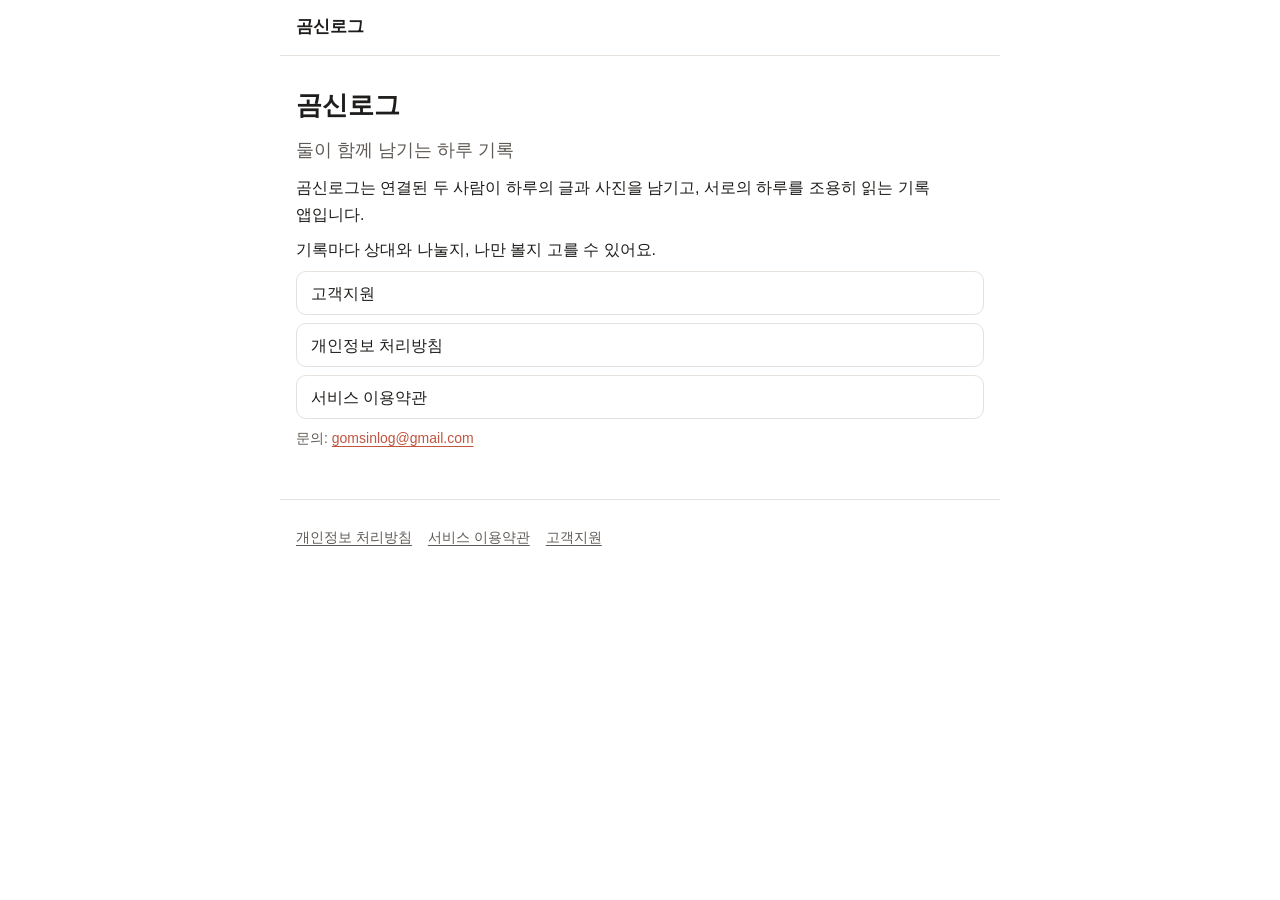
<file: index.html>
<!doctype html>
<html lang="ko">
<head>
<meta charset="utf-8">
<meta name="viewport" content="width=device-width, initial-scale=1">
<meta name="color-scheme" content="light dark">
<meta name="referrer" content="no-referrer">
<meta name="description" content="곰신로그는 연결된 두 사람이 하루의 글과 사진을 남기고, 서로의 하루를 조용히 읽는 기록 앱입니다.">
<title>곰신로그</title>
<link rel="stylesheet" href="style.css">
</head>
<body>
<!-- 이 파일은 public-site/build.mjs 가 앱 소스에서 만든다. 직접 고치지 말고 앱 문안을 고친 뒤 다시 만든다. -->
<header class="site-header"><a class="brand" href="index.html">곰신로그</a></header>
<main>
<h1>곰신로그</h1>
<p class="tagline">둘이 함께 남기는 하루 기록</p>
<p>곰신로그는 연결된 두 사람이 하루의 글과 사진을 남기고, 서로의 하루를 조용히 읽는 기록 앱입니다.</p>
<p>기록마다 상대와 나눌지, 나만 볼지 고를 수 있어요.</p>
<p class="links"><a href="support.html">고객지원</a><a href="privacy.html">개인정보 처리방침</a><a href="terms.html">서비스 이용약관</a></p>
<p class="small">문의: <a href="mailto:gomsinlog@gmail.com">gomsinlog@gmail.com</a></p>
</main>
<footer class="site-footer">
<nav aria-label="정책과 지원"><a href="privacy.html">개인정보 처리방침</a><a href="terms.html">서비스 이용약관</a><a href="support.html">고객지원</a></nav>
</footer>
</body>
</html>
</file>
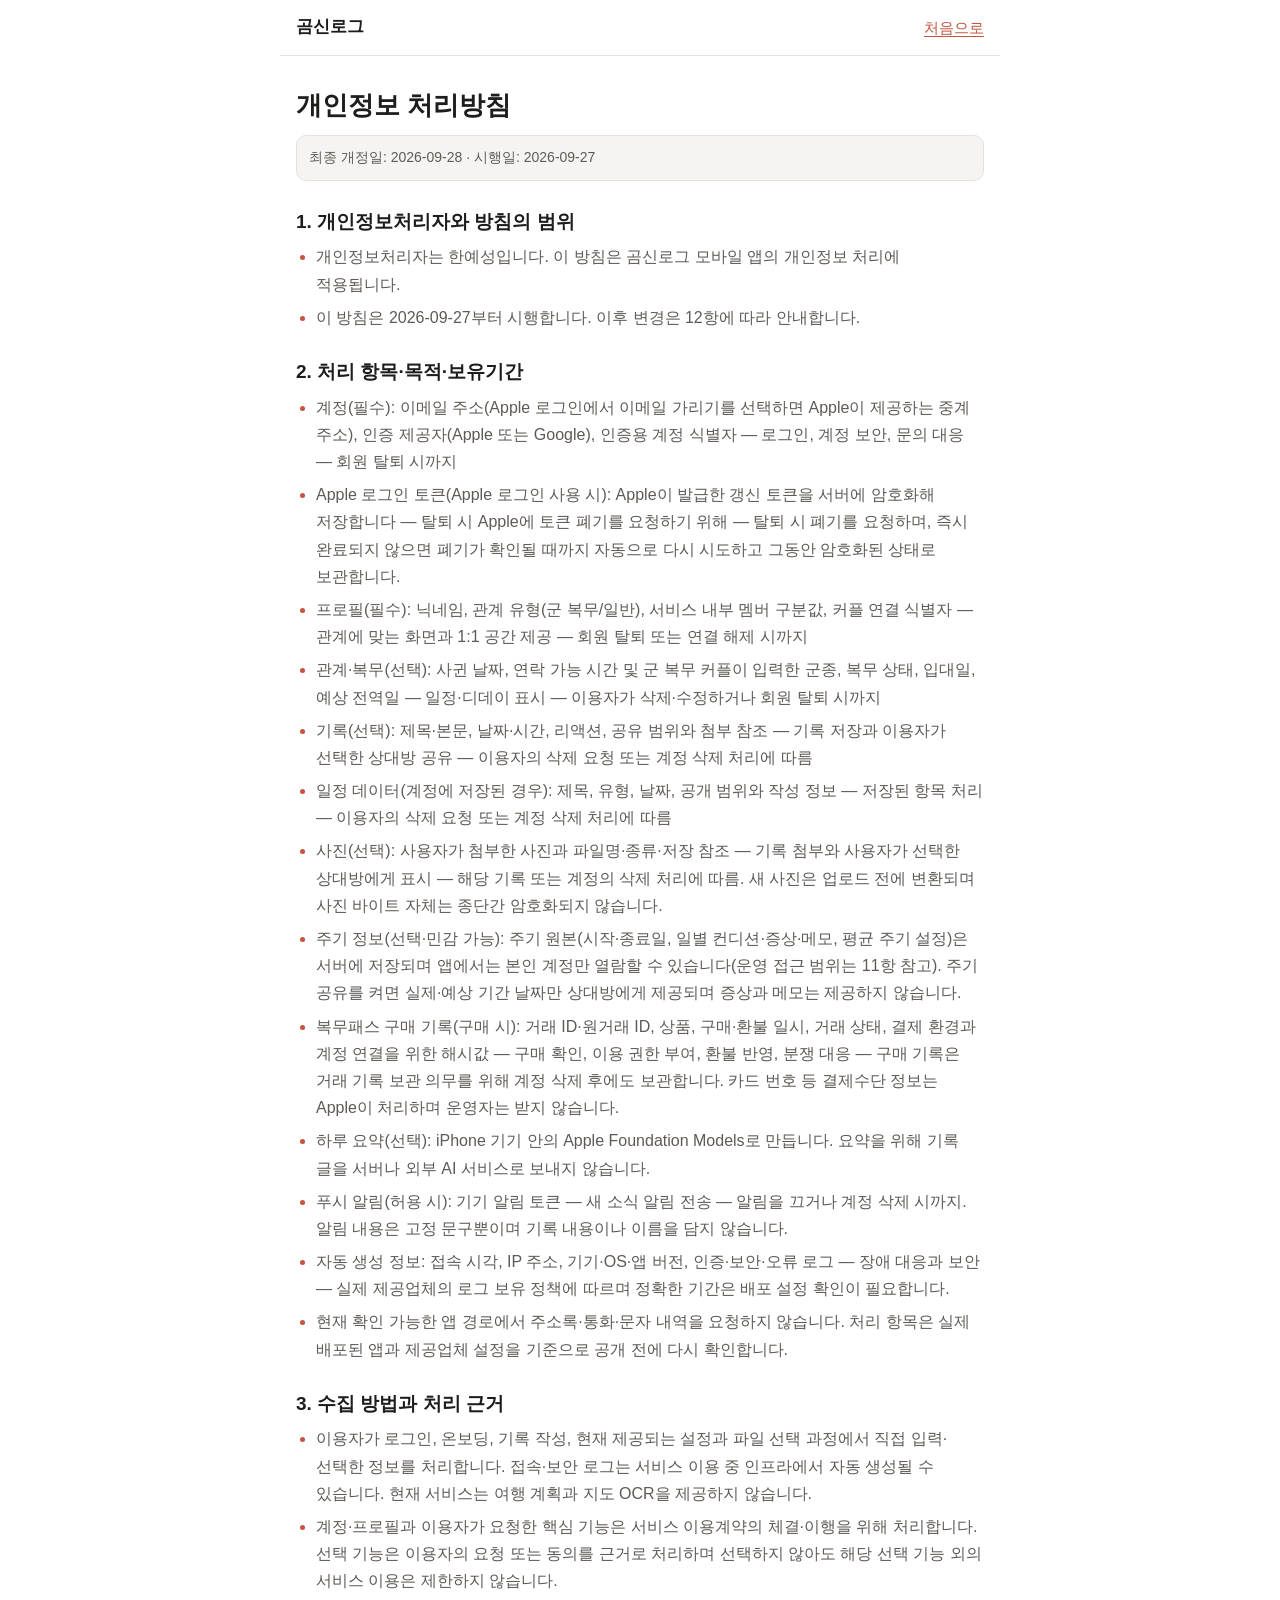
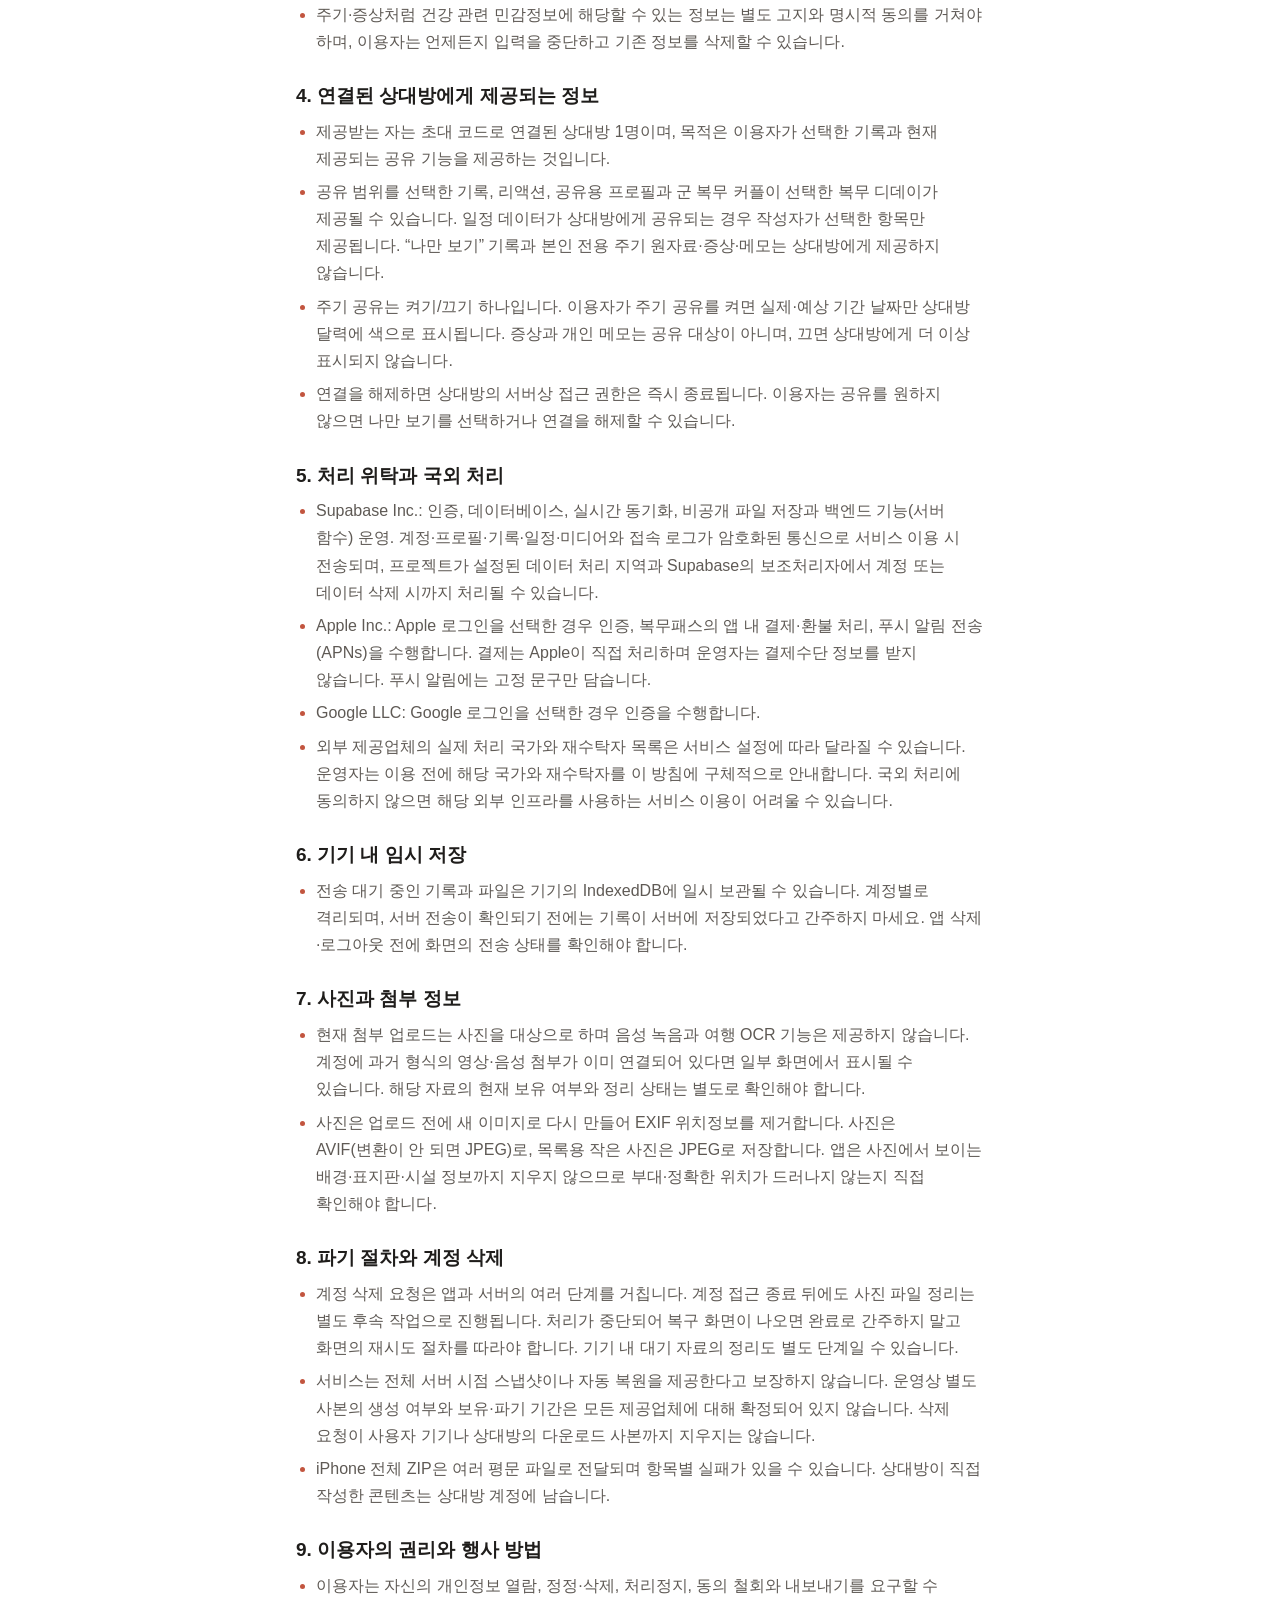
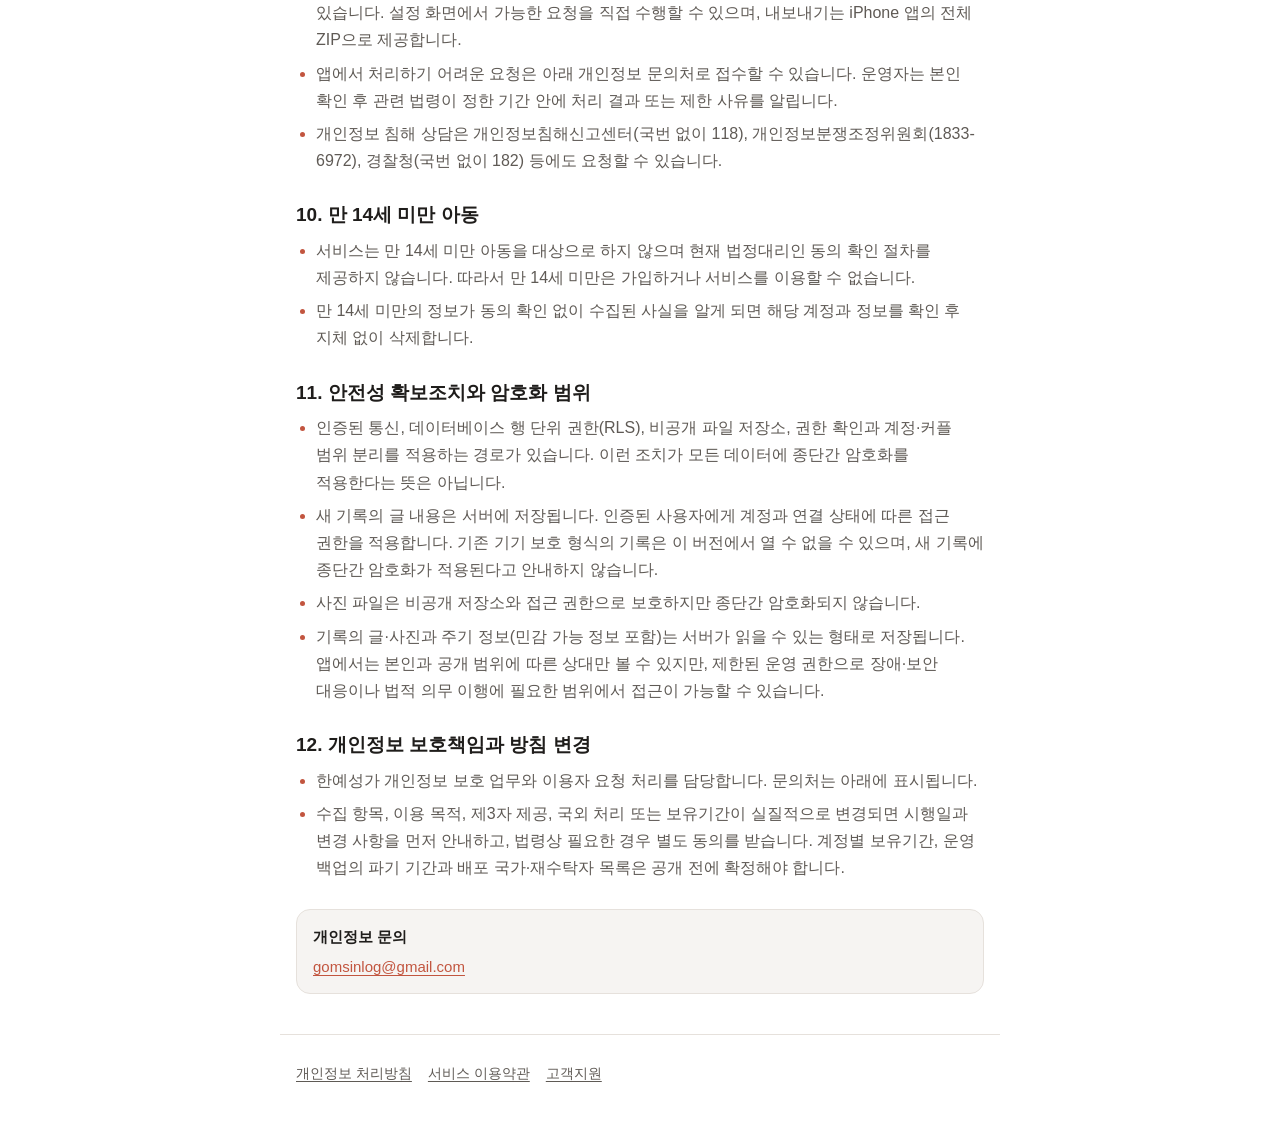
<file: privacy.html>
<!doctype html>
<html lang="ko">
<head>
<meta charset="utf-8">
<meta name="viewport" content="width=device-width, initial-scale=1">
<meta name="color-scheme" content="light dark">
<meta name="referrer" content="no-referrer">
<meta name="description" content="곰신로그 개인정보 처리방침">
<title>개인정보 처리방침 — 곰신로그</title>
<link rel="stylesheet" href="style.css">
</head>
<body>
<!-- 이 파일은 public-site/build.mjs 가 앱 소스에서 만든다. 직접 고치지 말고 앱 문안을 고친 뒤 다시 만든다. -->
<header class="site-header"><a class="brand" href="index.html">곰신로그</a><a class="back" href="index.html">처음으로</a></header>
<main>
<h1>개인정보 처리방침</h1>
<p class="meta">최종 개정일: 2026-09-28 · 시행일: 2026-09-27</p>
<section>
<h2>1. 개인정보처리자와 방침의 범위</h2>
<ul>
<li>개인정보처리자는 한예성입니다. 이 방침은 곰신로그 모바일 앱의 개인정보 처리에 적용됩니다.</li>
<li>이 방침은 2026-09-27부터 시행합니다. 이후 변경은 12항에 따라 안내합니다.</li>
</ul>
</section>
<section>
<h2>2. 처리 항목·목적·보유기간</h2>
<ul>
<li>계정(필수): 이메일 주소(Apple 로그인에서 이메일 가리기를 선택하면 Apple이 제공하는 중계 주소), 인증 제공자(Apple 또는 Google), 인증용 계정 식별자 — 로그인, 계정 보안, 문의 대응 — 회원 탈퇴 시까지</li>
<li>Apple 로그인 토큰(Apple 로그인 사용 시): Apple이 발급한 갱신 토큰을 서버에 암호화해 저장합니다 — 탈퇴 시 Apple에 토큰 폐기를 요청하기 위해 — 탈퇴 시 폐기를 요청하며, 즉시 완료되지 않으면 폐기가 확인될 때까지 자동으로 다시 시도하고 그동안 암호화된 상태로 보관합니다.</li>
<li>프로필(필수): 닉네임, 관계 유형(군 복무/일반), 서비스 내부 멤버 구분값, 커플 연결 식별자 — 관계에 맞는 화면과 1:1 공간 제공 — 회원 탈퇴 또는 연결 해제 시까지</li>
<li>관계·복무(선택): 사귄 날짜, 연락 가능 시간 및 군 복무 커플이 입력한 군종, 복무 상태, 입대일, 예상 전역일 — 일정·디데이 표시 — 이용자가 삭제·수정하거나 회원 탈퇴 시까지</li>
<li>기록(선택): 제목·본문, 날짜·시간, 리액션, 공유 범위와 첨부 참조 — 기록 저장과 이용자가 선택한 상대방 공유 — 이용자의 삭제 요청 또는 계정 삭제 처리에 따름</li>
<li>일정 데이터(계정에 저장된 경우): 제목, 유형, 날짜, 공개 범위와 작성 정보 — 저장된 항목 처리 — 이용자의 삭제 요청 또는 계정 삭제 처리에 따름</li>
<li>사진(선택): 사용자가 첨부한 사진과 파일명·종류·저장 참조 — 기록 첨부와 사용자가 선택한 상대방에게 표시 — 해당 기록 또는 계정의 삭제 처리에 따름. 새 사진은 업로드 전에 변환되며 사진 바이트 자체는 종단간 암호화되지 않습니다.</li>
<li>주기 정보(선택·민감 가능): 주기 원본(시작·종료일, 일별 컨디션·증상·메모, 평균 주기 설정)은 서버에 저장되며 앱에서는 본인 계정만 열람할 수 있습니다(운영 접근 범위는 11항 참고). 주기 공유를 켜면 실제·예상 기간 날짜만 상대방에게 제공되며 증상과 메모는 제공하지 않습니다.</li>
<li>복무패스 구매 기록(구매 시): 거래 ID·원거래 ID, 상품, 구매·환불 일시, 거래 상태, 결제 환경과 계정 연결을 위한 해시값 — 구매 확인, 이용 권한 부여, 환불 반영, 분쟁 대응 — 구매 기록은 거래 기록 보관 의무를 위해 계정 삭제 후에도 보관합니다. 카드 번호 등 결제수단 정보는 Apple이 처리하며 운영자는 받지 않습니다.</li>
<li>하루 요약(선택): iPhone 기기 안의 Apple Foundation Models로 만듭니다. 요약을 위해 기록 글을 서버나 외부 AI 서비스로 보내지 않습니다.</li>
<li>푸시 알림(허용 시): 기기 알림 토큰 — 새 소식 알림 전송 — 알림을 끄거나 계정 삭제 시까지. 알림 내용은 고정 문구뿐이며 기록 내용이나 이름을 담지 않습니다.</li>
<li>자동 생성 정보: 접속 시각, IP 주소, 기기·OS·앱 버전, 인증·보안·오류 로그 — 장애 대응과 보안 — 실제 제공업체의 로그 보유 정책에 따르며 정확한 기간은 배포 설정 확인이 필요합니다.</li>
<li>현재 확인 가능한 앱 경로에서 주소록·통화·문자 내역을 요청하지 않습니다. 처리 항목은 실제 배포된 앱과 제공업체 설정을 기준으로 공개 전에 다시 확인합니다.</li>
</ul>
</section>
<section>
<h2>3. 수집 방법과 처리 근거</h2>
<ul>
<li>이용자가 로그인, 온보딩, 기록 작성, 현재 제공되는 설정과 파일 선택 과정에서 직접 입력·선택한 정보를 처리합니다. 접속·보안 로그는 서비스 이용 중 인프라에서 자동 생성될 수 있습니다. 현재 서비스는 여행 계획과 지도 OCR을 제공하지 않습니다.</li>
<li>계정·프로필과 이용자가 요청한 핵심 기능은 서비스 이용계약의 체결·이행을 위해 처리합니다. 선택 기능은 이용자의 요청 또는 동의를 근거로 처리하며 선택하지 않아도 해당 선택 기능 외의 서비스 이용은 제한하지 않습니다.</li>
<li>주기·증상처럼 건강 관련 민감정보에 해당할 수 있는 정보는 별도 고지와 명시적 동의를 거쳐야 하며, 이용자는 언제든지 입력을 중단하고 기존 정보를 삭제할 수 있습니다.</li>
</ul>
</section>
<section>
<h2>4. 연결된 상대방에게 제공되는 정보</h2>
<ul>
<li>제공받는 자는 초대 코드로 연결된 상대방 1명이며, 목적은 이용자가 선택한 기록과 현재 제공되는 공유 기능을 제공하는 것입니다.</li>
<li>공유 범위를 선택한 기록, 리액션, 공유용 프로필과 군 복무 커플이 선택한 복무 디데이가 제공될 수 있습니다. 일정 데이터가 상대방에게 공유되는 경우 작성자가 선택한 항목만 제공됩니다. “나만 보기” 기록과 본인 전용 주기 원자료·증상·메모는 상대방에게 제공하지 않습니다.</li>
<li>주기 공유는 켜기/끄기 하나입니다. 이용자가 주기 공유를 켜면 실제·예상 기간 날짜만 상대방 달력에 색으로 표시됩니다. 증상과 개인 메모는 공유 대상이 아니며, 끄면 상대방에게 더 이상 표시되지 않습니다.</li>
<li>연결을 해제하면 상대방의 서버상 접근 권한은 즉시 종료됩니다. 이용자는 공유를 원하지 않으면 나만 보기를 선택하거나 연결을 해제할 수 있습니다.</li>
</ul>
</section>
<section>
<h2>5. 처리 위탁과 국외 처리</h2>
<ul>
<li>Supabase Inc.: 인증, 데이터베이스, 실시간 동기화, 비공개 파일 저장과 백엔드 기능(서버 함수) 운영. 계정·프로필·기록·일정·미디어와 접속 로그가 암호화된 통신으로 서비스 이용 시 전송되며, 프로젝트가 설정된 데이터 처리 지역과 Supabase의 보조처리자에서 계정 또는 데이터 삭제 시까지 처리될 수 있습니다.</li>
<li>Apple Inc.: Apple 로그인을 선택한 경우 인증, 복무패스의 앱 내 결제·환불 처리, 푸시 알림 전송(APNs)을 수행합니다. 결제는 Apple이 직접 처리하며 운영자는 결제수단 정보를 받지 않습니다. 푸시 알림에는 고정 문구만 담습니다.</li>
<li>Google LLC: Google 로그인을 선택한 경우 인증을 수행합니다.</li>
<li>외부 제공업체의 실제 처리 국가와 재수탁자 목록은 서비스 설정에 따라 달라질 수 있습니다. 운영자는 이용 전에 해당 국가와 재수탁자를 이 방침에 구체적으로 안내합니다. 국외 처리에 동의하지 않으면 해당 외부 인프라를 사용하는 서비스 이용이 어려울 수 있습니다.</li>
</ul>
</section>
<section>
<h2>6. 기기 내 임시 저장</h2>
<ul>
<li>전송 대기 중인 기록과 파일은 기기의 IndexedDB에 일시 보관될 수 있습니다. 계정별로 격리되며, 서버 전송이 확인되기 전에는 기록이 서버에 저장되었다고 간주하지 마세요. 앱 삭제·로그아웃 전에 화면의 전송 상태를 확인해야 합니다.</li>
</ul>
</section>
<section>
<h2>7. 사진과 첨부 정보</h2>
<ul>
<li>현재 첨부 업로드는 사진을 대상으로 하며 음성 녹음과 여행 OCR 기능은 제공하지 않습니다. 계정에 과거 형식의 영상·음성 첨부가 이미 연결되어 있다면 일부 화면에서 표시될 수 있습니다. 해당 자료의 현재 보유 여부와 정리 상태는 별도로 확인해야 합니다.</li>
<li>사진은 업로드 전에 새 이미지로 다시 만들어 EXIF 위치정보를 제거합니다. 사진은 AVIF(변환이 안 되면 JPEG)로, 목록용 작은 사진은 JPEG로 저장합니다. 앱은 사진에서 보이는 배경·표지판·시설 정보까지 지우지 않으므로 부대·정확한 위치가 드러나지 않는지 직접 확인해야 합니다.</li>
</ul>
</section>
<section>
<h2>8. 파기 절차와 계정 삭제</h2>
<ul>
<li>계정 삭제 요청은 앱과 서버의 여러 단계를 거칩니다. 계정 접근 종료 뒤에도 사진 파일 정리는 별도 후속 작업으로 진행됩니다. 처리가 중단되어 복구 화면이 나오면 완료로 간주하지 말고 화면의 재시도 절차를 따라야 합니다. 기기 내 대기 자료의 정리도 별도 단계일 수 있습니다.</li>
<li>서비스는 전체 서버 시점 스냅샷이나 자동 복원을 제공한다고 보장하지 않습니다. 운영상 별도 사본의 생성 여부와 보유·파기 기간은 모든 제공업체에 대해 확정되어 있지 않습니다. 삭제 요청이 사용자 기기나 상대방의 다운로드 사본까지 지우지는 않습니다.</li>
<li>iPhone 전체 ZIP은 여러 평문 파일로 전달되며 항목별 실패가 있을 수 있습니다. 상대방이 직접 작성한 콘텐츠는 상대방 계정에 남습니다.</li>
</ul>
</section>
<section>
<h2>9. 이용자의 권리와 행사 방법</h2>
<ul>
<li>이용자는 자신의 개인정보 열람, 정정·삭제, 처리정지, 동의 철회와 내보내기를 요구할 수 있습니다. 설정 화면에서 가능한 요청을 직접 수행할 수 있으며, 내보내기는 iPhone 앱의 전체 ZIP으로 제공합니다.</li>
<li>앱에서 처리하기 어려운 요청은 아래 개인정보 문의처로 접수할 수 있습니다. 운영자는 본인 확인 후 관련 법령이 정한 기간 안에 처리 결과 또는 제한 사유를 알립니다.</li>
<li>개인정보 침해 상담은 개인정보침해신고센터(국번 없이 118), 개인정보분쟁조정위원회(1833-6972), 경찰청(국번 없이 182) 등에도 요청할 수 있습니다.</li>
</ul>
</section>
<section>
<h2>10. 만 14세 미만 아동</h2>
<ul>
<li>서비스는 만 14세 미만 아동을 대상으로 하지 않으며 현재 법정대리인 동의 확인 절차를 제공하지 않습니다. 따라서 만 14세 미만은 가입하거나 서비스를 이용할 수 없습니다.</li>
<li>만 14세 미만의 정보가 동의 확인 없이 수집된 사실을 알게 되면 해당 계정과 정보를 확인 후 지체 없이 삭제합니다.</li>
</ul>
</section>
<section>
<h2>11. 안전성 확보조치와 암호화 범위</h2>
<ul>
<li>인증된 통신, 데이터베이스 행 단위 권한(RLS), 비공개 파일 저장소, 권한 확인과 계정·커플 범위 분리를 적용하는 경로가 있습니다. 이런 조치가 모든 데이터에 종단간 암호화를 적용한다는 뜻은 아닙니다.</li>
<li>새 기록의 글 내용은 서버에 저장됩니다. 인증된 사용자에게 계정과 연결 상태에 따른 접근 권한을 적용합니다. 기존 기기 보호 형식의 기록은 이 버전에서 열 수 없을 수 있으며, 새 기록에 종단간 암호화가 적용된다고 안내하지 않습니다.</li>
<li>사진 파일은 비공개 저장소와 접근 권한으로 보호하지만 종단간 암호화되지 않습니다.</li>
<li>기록의 글·사진과 주기 정보(민감 가능 정보 포함)는 서버가 읽을 수 있는 형태로 저장됩니다. 앱에서는 본인과 공개 범위에 따른 상대만 볼 수 있지만, 제한된 운영 권한으로 장애·보안 대응이나 법적 의무 이행에 필요한 범위에서 접근이 가능할 수 있습니다.</li>
</ul>
</section>
<section>
<h2>12. 개인정보 보호책임과 방침 변경</h2>
<ul>
<li>한예성가 개인정보 보호 업무와 이용자 요청 처리를 담당합니다. 문의처는 아래에 표시됩니다.</li>
<li>수집 항목, 이용 목적, 제3자 제공, 국외 처리 또는 보유기간이 실질적으로 변경되면 시행일과 변경 사항을 먼저 안내하고, 법령상 필요한 경우 별도 동의를 받습니다. 계정별 보유기간, 운영 백업의 파기 기간과 배포 국가·재수탁자 목록은 공개 전에 확정해야 합니다.</li>
</ul>
</section>
<aside class="contact">
<p class="contact-title">개인정보 문의</p>
<a href="mailto:gomsinlog@gmail.com">gomsinlog@gmail.com</a>
</aside>
</main>
<footer class="site-footer">
<nav aria-label="정책과 지원"><a href="privacy.html">개인정보 처리방침</a><a href="terms.html">서비스 이용약관</a><a href="support.html">고객지원</a></nav>
</footer>
</body>
</html>
</file>
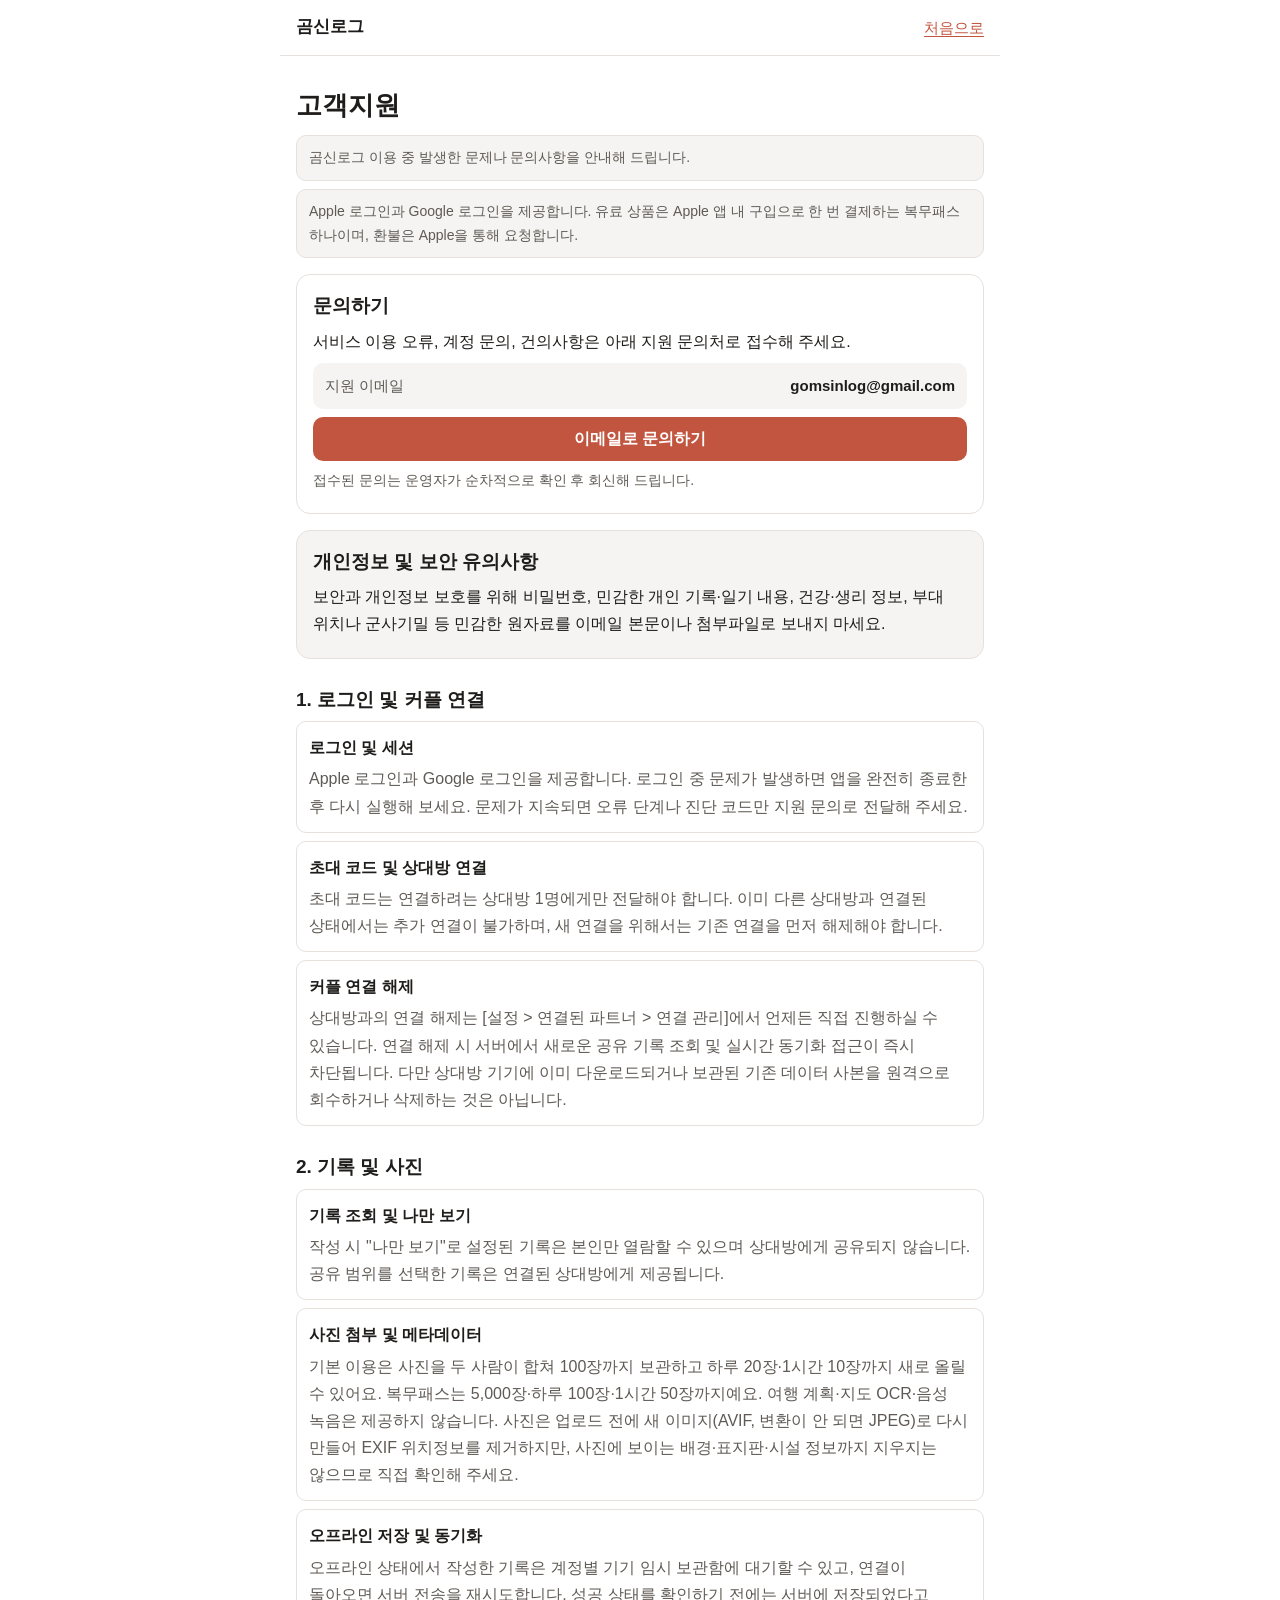
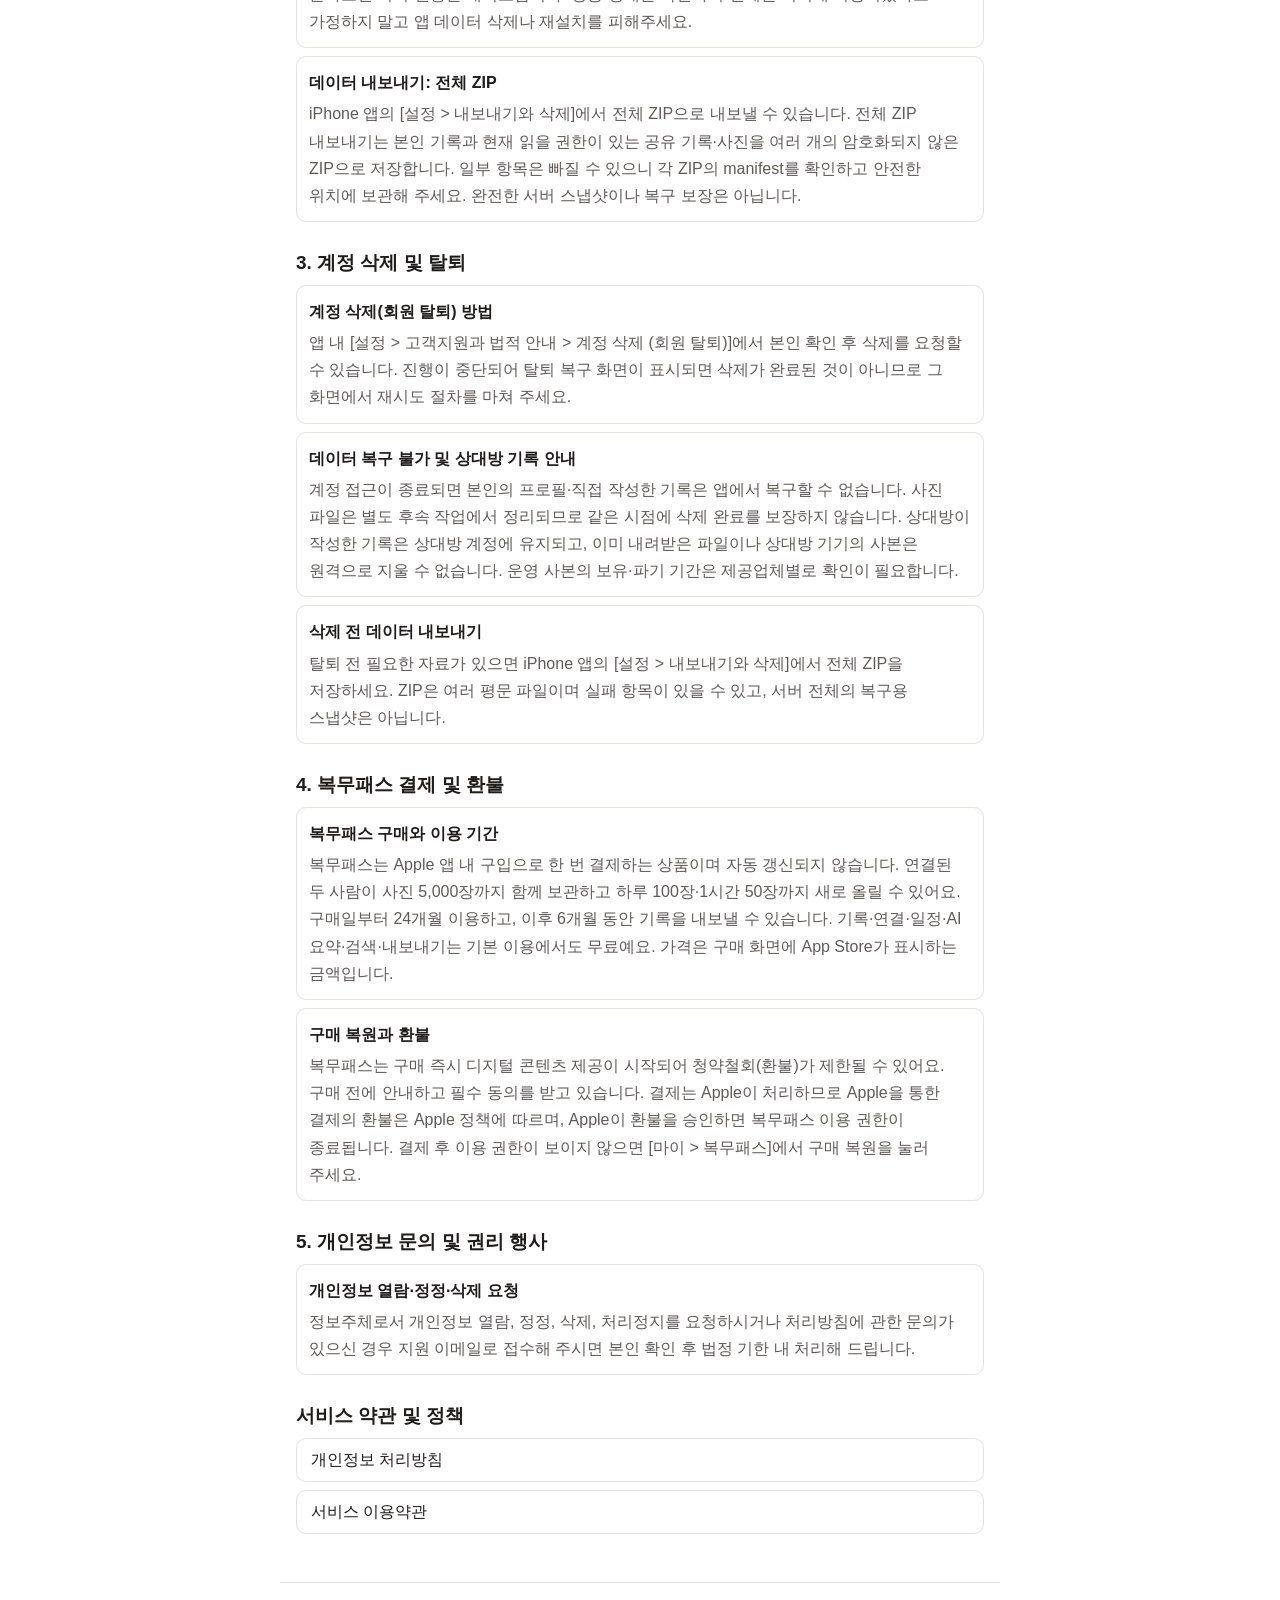
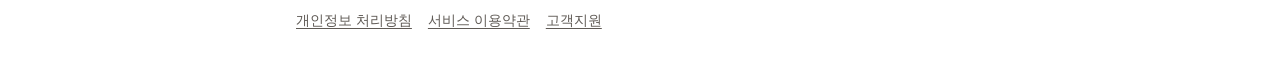
<file: support.html>
<!doctype html>
<html lang="ko">
<head>
<meta charset="utf-8">
<meta name="viewport" content="width=device-width, initial-scale=1">
<meta name="color-scheme" content="light dark">
<meta name="referrer" content="no-referrer">
<meta name="description" content="곰신로그 고객지원">
<title>고객지원 — 곰신로그</title>
<link rel="stylesheet" href="style.css">
</head>
<body>
<!-- 이 파일은 public-site/build.mjs 가 앱 소스에서 만든다. 직접 고치지 말고 앱 문안을 고친 뒤 다시 만든다. -->
<header class="site-header"><a class="brand" href="index.html">곰신로그</a><a class="back" href="index.html">처음으로</a></header>
<main>
<h1>고객지원</h1>
<p class="meta">곰신로그 이용 중 발생한 문제나 문의사항을 안내해 드립니다.</p>
<p class="notice">Apple 로그인과 Google 로그인을 제공합니다. 유료 상품은 Apple 앱 내 구입으로 한 번 결제하는 복무패스 하나이며, 환불은 Apple을 통해 요청합니다.</p>
<section class="card">
<h2>문의하기</h2>
<p>서비스 이용 오류, 계정 문의, 건의사항은 아래 지원 문의처로 접수해 주세요.</p>
<p class="row"><span>지원 이메일</span><strong>gomsinlog@gmail.com</strong></p>
<p><a class="button" href="mailto:gomsinlog@gmail.com?subject=%5B%EA%B3%B0%EC%8B%A0%EB%A1%9C%EA%B7%B8%20%EC%A7%80%EC%9B%90%20%EB%AC%B8%EC%9D%98%5D">이메일로 문의하기</a></p>
<p class="small">접수된 문의는 운영자가 순차적으로 확인 후 회신해 드립니다.</p>
</section>
<section class="card muted">
<h2>개인정보 및 보안 유의사항</h2>
<p>보안과 개인정보 보호를 위해 비밀번호, 민감한 개인 기록·일기 내용, 건강·생리 정보, 부대 위치나 군사기밀 등 민감한 원자료를 이메일 본문이나 첨부파일로 보내지 마세요.</p>
</section>
<section>
<h2>1. 로그인 및 커플 연결</h2>
<div class="faq">
<h3>로그인 및 세션</h3>
<p>Apple 로그인과 Google 로그인을 제공합니다. 로그인 중 문제가 발생하면 앱을 완전히 종료한 후 다시 실행해 보세요. 문제가 지속되면 오류 단계나 진단 코드만 지원 문의로 전달해 주세요.</p>
</div>
<div class="faq">
<h3>초대 코드 및 상대방 연결</h3>
<p>초대 코드는 연결하려는 상대방 1명에게만 전달해야 합니다. 이미 다른 상대방과 연결된 상태에서는 추가 연결이 불가하며, 새 연결을 위해서는 기존 연결을 먼저 해제해야 합니다.</p>
</div>
<div class="faq">
<h3>커플 연결 해제</h3>
<p>상대방과의 연결 해제는 [설정 &gt; 연결된 파트너 &gt; 연결 관리]에서 언제든 직접 진행하실 수 있습니다. 연결 해제 시 서버에서 새로운 공유 기록 조회 및 실시간 동기화 접근이 즉시 차단됩니다. 다만 상대방 기기에 이미 다운로드되거나 보관된 기존 데이터 사본을 원격으로 회수하거나 삭제하는 것은 아닙니다.</p>
</div>
</section>
<section>
<h2>2. 기록 및 사진</h2>
<div class="faq">
<h3>기록 조회 및 나만 보기</h3>
<p>작성 시 &quot;나만 보기&quot;로 설정된 기록은 본인만 열람할 수 있으며 상대방에게 공유되지 않습니다. 공유 범위를 선택한 기록은 연결된 상대방에게 제공됩니다.</p>
</div>
<div class="faq">
<h3>사진 첨부 및 메타데이터</h3>
<p>기본 이용은 사진을 두 사람이 합쳐 100장까지 보관하고 하루 20장·1시간 10장까지 새로 올릴 수 있어요. 복무패스는 5,000장·하루 100장·1시간 50장까지예요. 여행 계획·지도 OCR·음성 녹음은 제공하지 않습니다. 사진은 업로드 전에 새 이미지(AVIF, 변환이 안 되면 JPEG)로 다시 만들어 EXIF 위치정보를 제거하지만, 사진에 보이는 배경·표지판·시설 정보까지 지우지는 않으므로 직접 확인해 주세요.</p>
</div>
<div class="faq">
<h3>오프라인 저장 및 동기화</h3>
<p>오프라인 상태에서 작성한 기록은 계정별 기기 임시 보관함에 대기할 수 있고, 연결이 돌아오면 서버 전송을 재시도합니다. 성공 상태를 확인하기 전에는 서버에 저장되었다고 가정하지 말고 앱 데이터 삭제나 재설치를 피해주세요.</p>
</div>
<div class="faq">
<h3>데이터 내보내기: 전체 ZIP</h3>
<p>iPhone 앱의 [설정 &gt; 내보내기와 삭제]에서 전체 ZIP으로 내보낼 수 있습니다. 전체 ZIP 내보내기는 본인 기록과 현재 읽을 권한이 있는 공유 기록·사진을 여러 개의 암호화되지 않은 ZIP으로 저장합니다. 일부 항목은 빠질 수 있으니 각 ZIP의 manifest를 확인하고 안전한 위치에 보관해 주세요. 완전한 서버 스냅샷이나 복구 보장은 아닙니다.</p>
</div>
</section>
<section>
<h2>3. 계정 삭제 및 탈퇴</h2>
<div class="faq">
<h3>계정 삭제(회원 탈퇴) 방법</h3>
<p>앱 내 [설정 &gt; 고객지원과 법적 안내 &gt; 계정 삭제 (회원 탈퇴)]에서 본인 확인 후 삭제를 요청할 수 있습니다. 진행이 중단되어 탈퇴 복구 화면이 표시되면 삭제가 완료된 것이 아니므로 그 화면에서 재시도 절차를 마쳐 주세요.</p>
</div>
<div class="faq">
<h3>데이터 복구 불가 및 상대방 기록 안내</h3>
<p>계정 접근이 종료되면 본인의 프로필·직접 작성한 기록은 앱에서 복구할 수 없습니다. 사진 파일은 별도 후속 작업에서 정리되므로 같은 시점에 삭제 완료를 보장하지 않습니다. 상대방이 작성한 기록은 상대방 계정에 유지되고, 이미 내려받은 파일이나 상대방 기기의 사본은 원격으로 지울 수 없습니다. 운영 사본의 보유·파기 기간은 제공업체별로 확인이 필요합니다.</p>
</div>
<div class="faq">
<h3>삭제 전 데이터 내보내기</h3>
<p>탈퇴 전 필요한 자료가 있으면 iPhone 앱의 [설정 &gt; 내보내기와 삭제]에서 전체 ZIP을 저장하세요. ZIP은 여러 평문 파일이며 실패 항목이 있을 수 있고, 서버 전체의 복구용 스냅샷은 아닙니다.</p>
</div>
</section>
<section>
<h2>4. 복무패스 결제 및 환불</h2>
<div class="faq">
<h3>복무패스 구매와 이용 기간</h3>
<p>복무패스는 Apple 앱 내 구입으로 한 번 결제하는 상품이며 자동 갱신되지 않습니다. 연결된 두 사람이 사진 5,000장까지 함께 보관하고 하루 100장·1시간 50장까지 새로 올릴 수 있어요. 구매일부터 24개월 이용하고, 이후 6개월 동안 기록을 내보낼 수 있습니다. 기록·연결·일정·AI 요약·검색·내보내기는 기본 이용에서도 무료예요. 가격은 구매 화면에 App Store가 표시하는 금액입니다.</p>
</div>
<div class="faq">
<h3>구매 복원과 환불</h3>
<p>복무패스는 구매 즉시 디지털 콘텐츠 제공이 시작되어 청약철회(환불)가 제한될 수 있어요. 구매 전에 안내하고 필수 동의를 받고 있습니다. 결제는 Apple이 처리하므로 Apple을 통한 결제의 환불은 Apple 정책에 따르며, Apple이 환불을 승인하면 복무패스 이용 권한이 종료됩니다. 결제 후 이용 권한이 보이지 않으면 [마이 &gt; 복무패스]에서 구매 복원을 눌러 주세요.</p>
</div>
</section>
<section>
<h2>5. 개인정보 문의 및 권리 행사</h2>
<div class="faq">
<h3>개인정보 열람·정정·삭제 요청</h3>
<p>정보주체로서 개인정보 열람, 정정, 삭제, 처리정지를 요청하시거나 처리방침에 관한 문의가 있으신 경우 지원 이메일로 접수해 주시면 본인 확인 후 법정 기한 내 처리해 드립니다.</p>
</div>
</section>
<section>
<h2>서비스 약관 및 정책</h2>
<p class="links"><a href="privacy.html">개인정보 처리방침</a><a href="terms.html">서비스 이용약관</a></p>
</section>
</main>
<footer class="site-footer">
<nav aria-label="정책과 지원"><a href="privacy.html">개인정보 처리방침</a><a href="terms.html">서비스 이용약관</a><a href="support.html">고객지원</a></nav>
</footer>
</body>
</html>
</file>
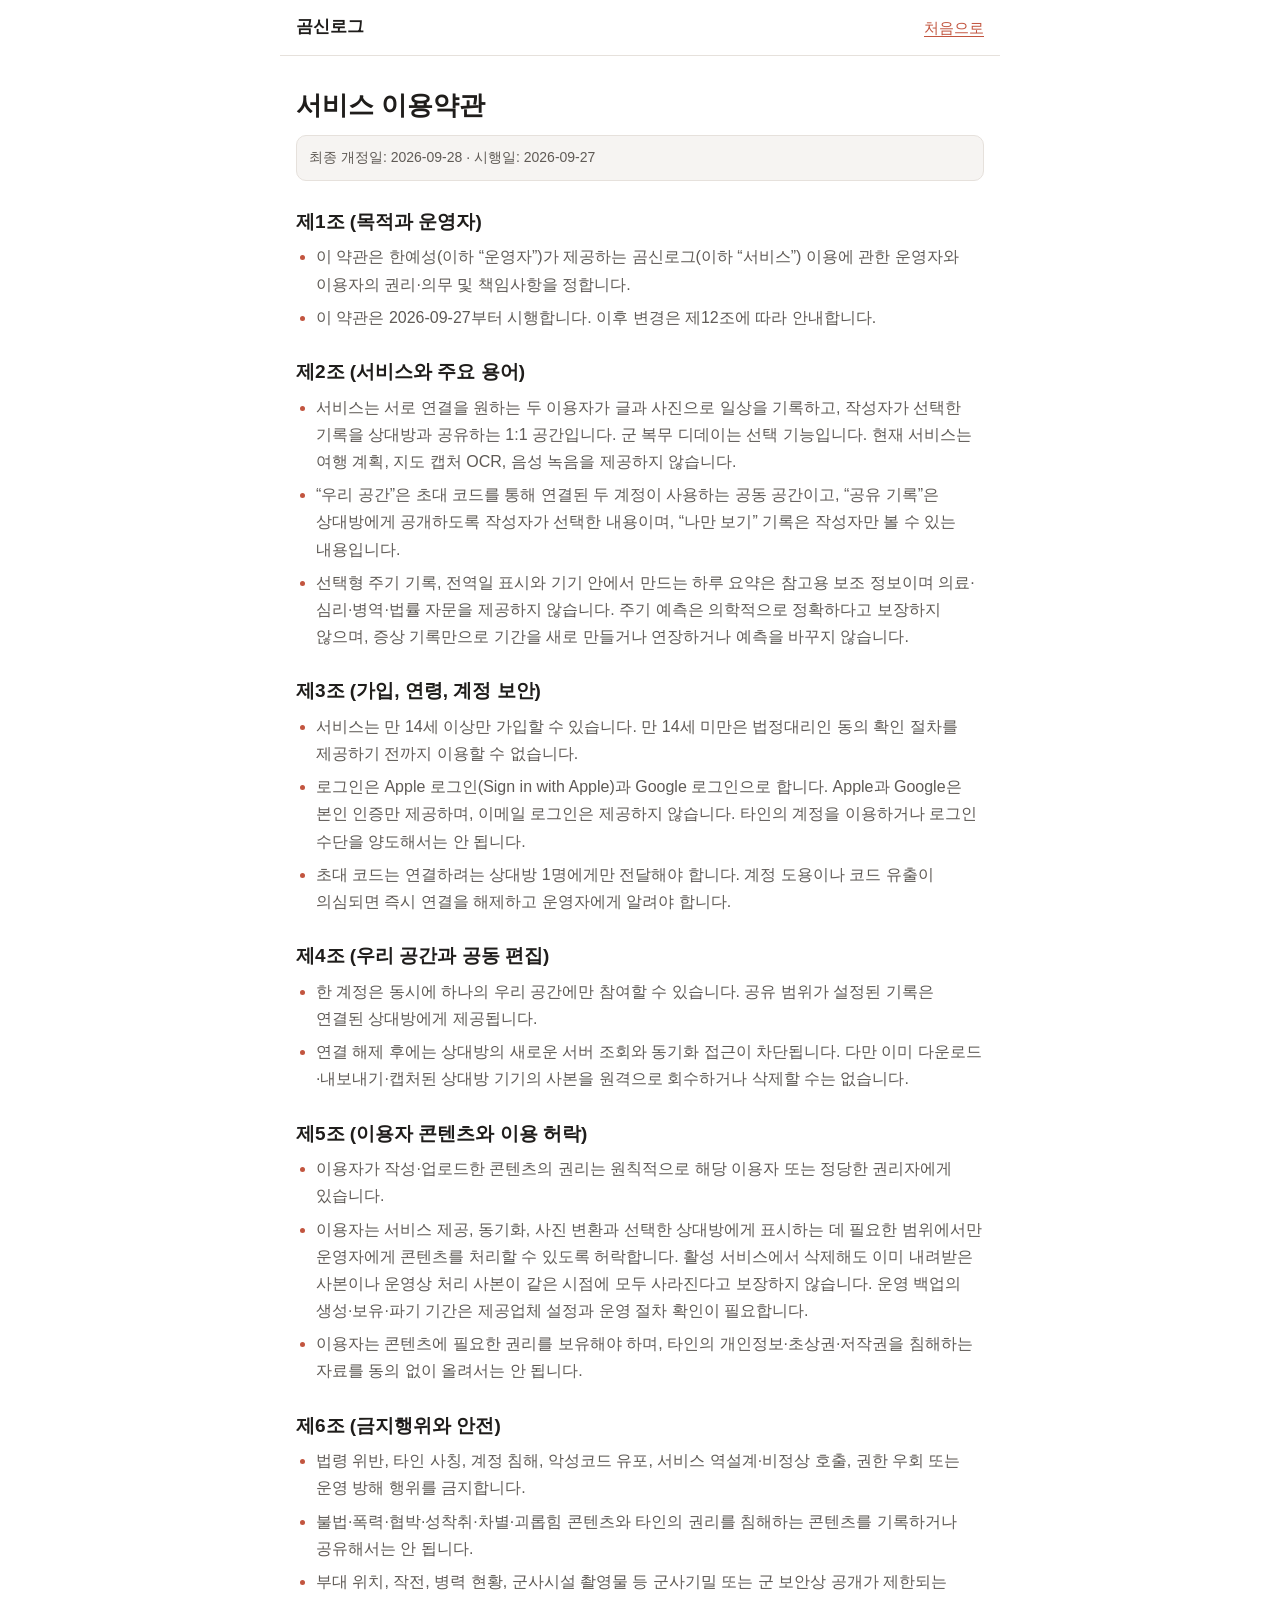
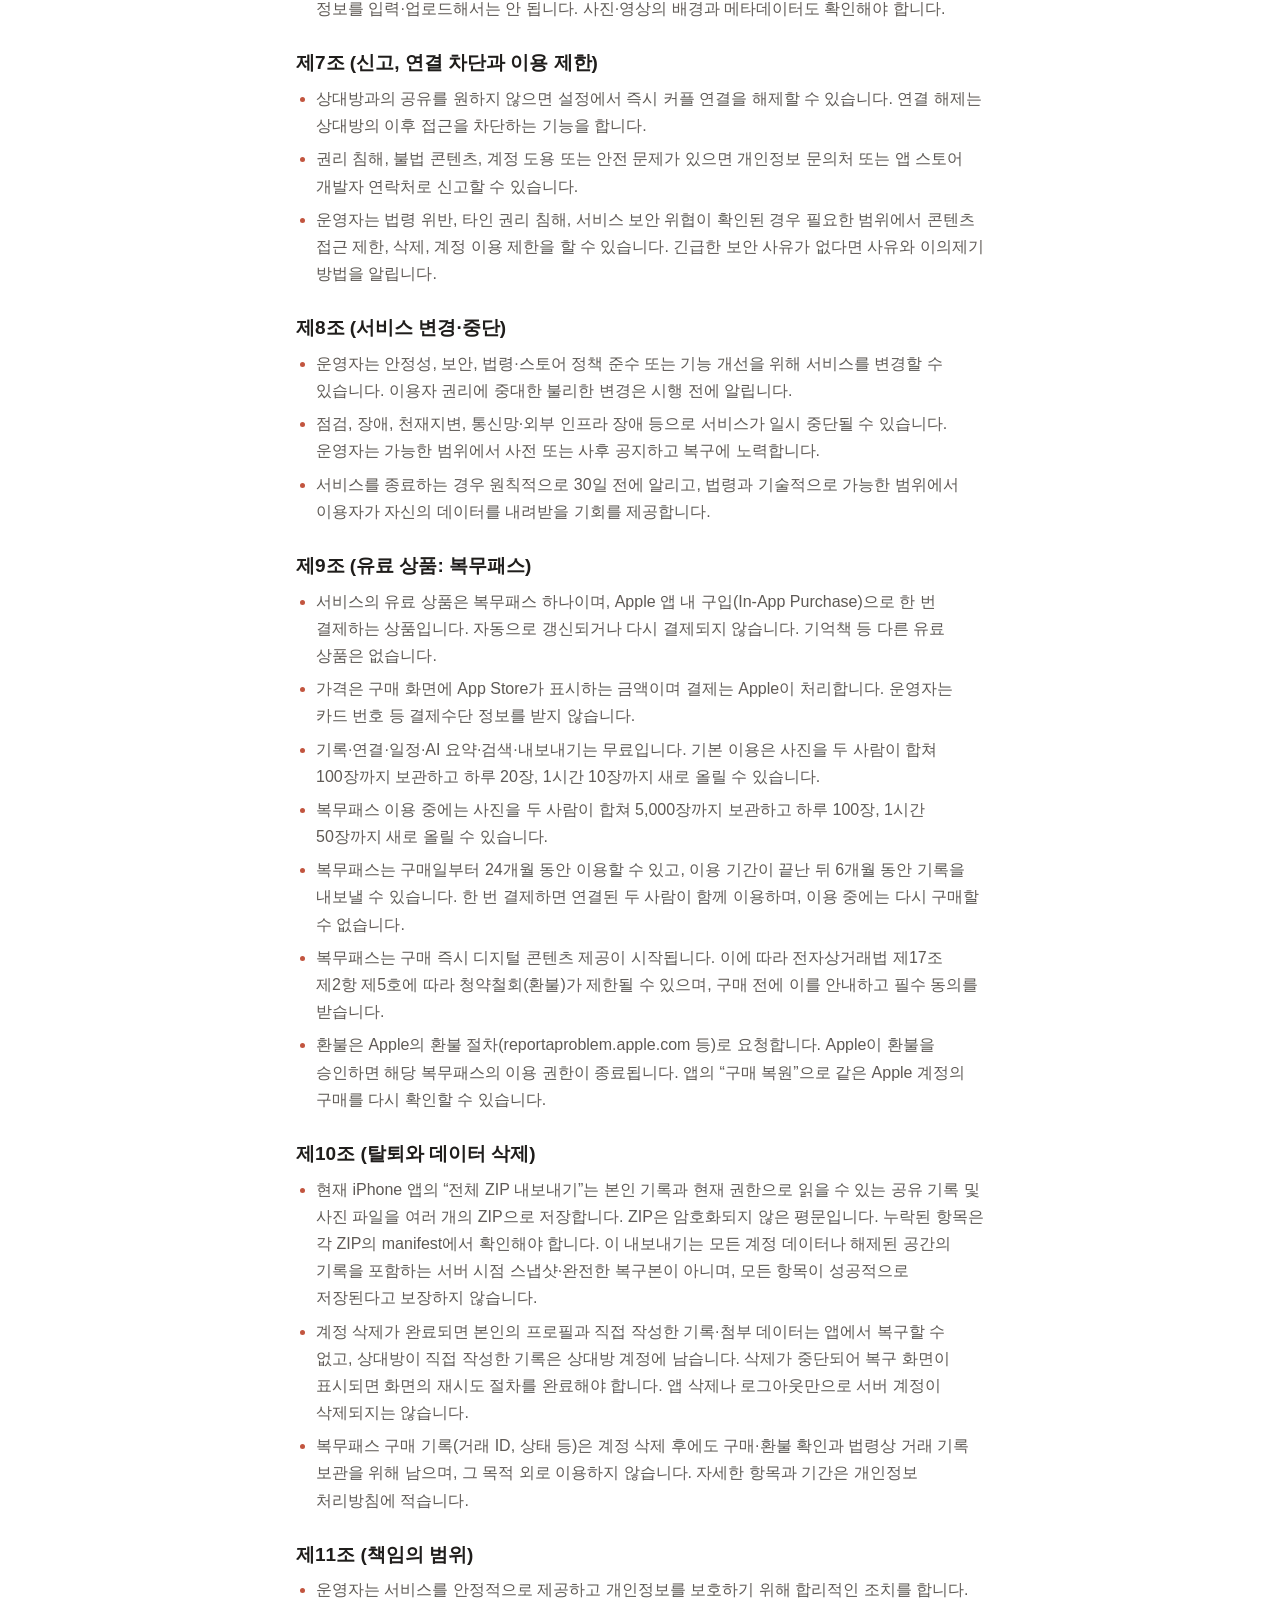
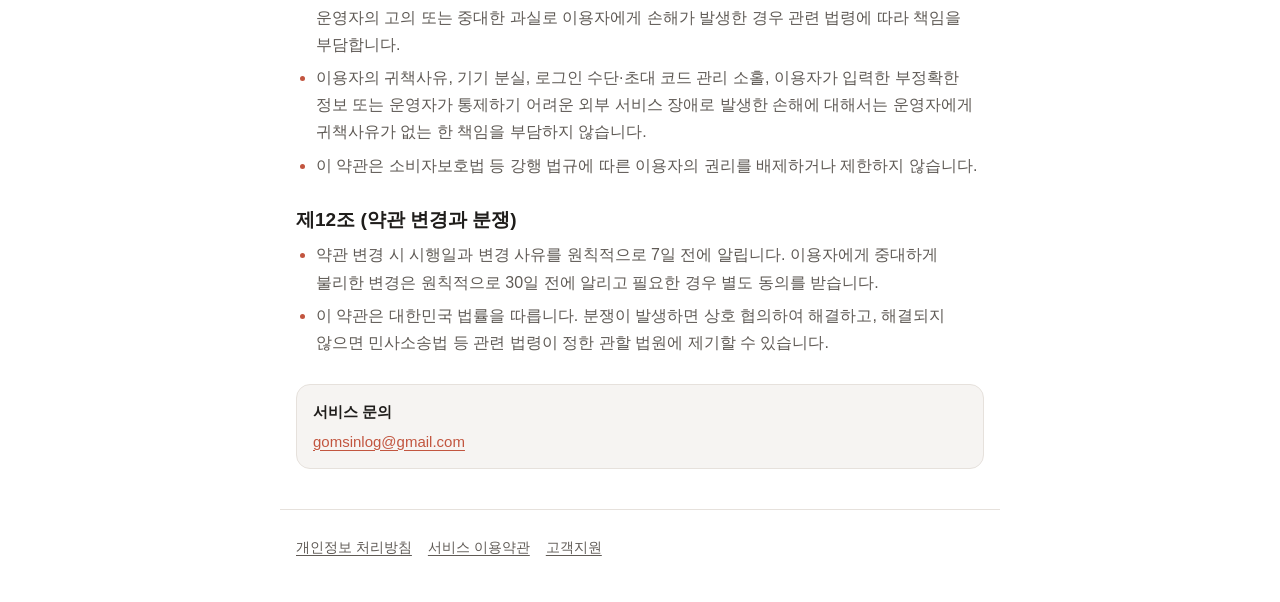
<file: terms.html>
<!doctype html>
<html lang="ko">
<head>
<meta charset="utf-8">
<meta name="viewport" content="width=device-width, initial-scale=1">
<meta name="color-scheme" content="light dark">
<meta name="referrer" content="no-referrer">
<meta name="description" content="곰신로그 서비스 이용약관">
<title>서비스 이용약관 — 곰신로그</title>
<link rel="stylesheet" href="style.css">
</head>
<body>
<!-- 이 파일은 public-site/build.mjs 가 앱 소스에서 만든다. 직접 고치지 말고 앱 문안을 고친 뒤 다시 만든다. -->
<header class="site-header"><a class="brand" href="index.html">곰신로그</a><a class="back" href="index.html">처음으로</a></header>
<main>
<h1>서비스 이용약관</h1>
<p class="meta">최종 개정일: 2026-09-28 · 시행일: 2026-09-27</p>
<section>
<h2>제1조 (목적과 운영자)</h2>
<ul>
<li>이 약관은 한예성(이하 “운영자”)가 제공하는 곰신로그(이하 “서비스”) 이용에 관한 운영자와 이용자의 권리·의무 및 책임사항을 정합니다.</li>
<li>이 약관은 2026-09-27부터 시행합니다. 이후 변경은 제12조에 따라 안내합니다.</li>
</ul>
</section>
<section>
<h2>제2조 (서비스와 주요 용어)</h2>
<ul>
<li>서비스는 서로 연결을 원하는 두 이용자가 글과 사진으로 일상을 기록하고, 작성자가 선택한 기록을 상대방과 공유하는 1:1 공간입니다. 군 복무 디데이는 선택 기능입니다. 현재 서비스는 여행 계획, 지도 캡처 OCR, 음성 녹음을 제공하지 않습니다.</li>
<li>“우리 공간”은 초대 코드를 통해 연결된 두 계정이 사용하는 공동 공간이고, “공유 기록”은 상대방에게 공개하도록 작성자가 선택한 내용이며, “나만 보기” 기록은 작성자만 볼 수 있는 내용입니다.</li>
<li>선택형 주기 기록, 전역일 표시와 기기 안에서 만드는 하루 요약은 참고용 보조 정보이며 의료·심리·병역·법률 자문을 제공하지 않습니다. 주기 예측은 의학적으로 정확하다고 보장하지 않으며, 증상 기록만으로 기간을 새로 만들거나 연장하거나 예측을 바꾸지 않습니다.</li>
</ul>
</section>
<section>
<h2>제3조 (가입, 연령, 계정 보안)</h2>
<ul>
<li>서비스는 만 14세 이상만 가입할 수 있습니다. 만 14세 미만은 법정대리인 동의 확인 절차를 제공하기 전까지 이용할 수 없습니다.</li>
<li>로그인은 Apple 로그인(Sign in with Apple)과 Google 로그인으로 합니다. Apple과 Google은 본인 인증만 제공하며, 이메일 로그인은 제공하지 않습니다. 타인의 계정을 이용하거나 로그인 수단을 양도해서는 안 됩니다.</li>
<li>초대 코드는 연결하려는 상대방 1명에게만 전달해야 합니다. 계정 도용이나 코드 유출이 의심되면 즉시 연결을 해제하고 운영자에게 알려야 합니다.</li>
</ul>
</section>
<section>
<h2>제4조 (우리 공간과 공동 편집)</h2>
<ul>
<li>한 계정은 동시에 하나의 우리 공간에만 참여할 수 있습니다. 공유 범위가 설정된 기록은 연결된 상대방에게 제공됩니다.</li>
<li>연결 해제 후에는 상대방의 새로운 서버 조회와 동기화 접근이 차단됩니다. 다만 이미 다운로드·내보내기·캡처된 상대방 기기의 사본을 원격으로 회수하거나 삭제할 수는 없습니다.</li>
</ul>
</section>
<section>
<h2>제5조 (이용자 콘텐츠와 이용 허락)</h2>
<ul>
<li>이용자가 작성·업로드한 콘텐츠의 권리는 원칙적으로 해당 이용자 또는 정당한 권리자에게 있습니다.</li>
<li>이용자는 서비스 제공, 동기화, 사진 변환과 선택한 상대방에게 표시하는 데 필요한 범위에서만 운영자에게 콘텐츠를 처리할 수 있도록 허락합니다. 활성 서비스에서 삭제해도 이미 내려받은 사본이나 운영상 처리 사본이 같은 시점에 모두 사라진다고 보장하지 않습니다. 운영 백업의 생성·보유·파기 기간은 제공업체 설정과 운영 절차 확인이 필요합니다.</li>
<li>이용자는 콘텐츠에 필요한 권리를 보유해야 하며, 타인의 개인정보·초상권·저작권을 침해하는 자료를 동의 없이 올려서는 안 됩니다.</li>
</ul>
</section>
<section>
<h2>제6조 (금지행위와 안전)</h2>
<ul>
<li>법령 위반, 타인 사칭, 계정 침해, 악성코드 유포, 서비스 역설계·비정상 호출, 권한 우회 또는 운영 방해 행위를 금지합니다.</li>
<li>불법·폭력·협박·성착취·차별·괴롭힘 콘텐츠와 타인의 권리를 침해하는 콘텐츠를 기록하거나 공유해서는 안 됩니다.</li>
<li>부대 위치, 작전, 병력 현황, 군사시설 촬영물 등 군사기밀 또는 군 보안상 공개가 제한되는 정보를 입력·업로드해서는 안 됩니다. 사진·영상의 배경과 메타데이터도 확인해야 합니다.</li>
</ul>
</section>
<section>
<h2>제7조 (신고, 연결 차단과 이용 제한)</h2>
<ul>
<li>상대방과의 공유를 원하지 않으면 설정에서 즉시 커플 연결을 해제할 수 있습니다. 연결 해제는 상대방의 이후 접근을 차단하는 기능을 합니다.</li>
<li>권리 침해, 불법 콘텐츠, 계정 도용 또는 안전 문제가 있으면 개인정보 문의처 또는 앱 스토어 개발자 연락처로 신고할 수 있습니다.</li>
<li>운영자는 법령 위반, 타인 권리 침해, 서비스 보안 위협이 확인된 경우 필요한 범위에서 콘텐츠 접근 제한, 삭제, 계정 이용 제한을 할 수 있습니다. 긴급한 보안 사유가 없다면 사유와 이의제기 방법을 알립니다.</li>
</ul>
</section>
<section>
<h2>제8조 (서비스 변경·중단)</h2>
<ul>
<li>운영자는 안정성, 보안, 법령·스토어 정책 준수 또는 기능 개선을 위해 서비스를 변경할 수 있습니다. 이용자 권리에 중대한 불리한 변경은 시행 전에 알립니다.</li>
<li>점검, 장애, 천재지변, 통신망·외부 인프라 장애 등으로 서비스가 일시 중단될 수 있습니다. 운영자는 가능한 범위에서 사전 또는 사후 공지하고 복구에 노력합니다.</li>
<li>서비스를 종료하는 경우 원칙적으로 30일 전에 알리고, 법령과 기술적으로 가능한 범위에서 이용자가 자신의 데이터를 내려받을 기회를 제공합니다.</li>
</ul>
</section>
<section>
<h2>제9조 (유료 상품: 복무패스)</h2>
<ul>
<li>서비스의 유료 상품은 복무패스 하나이며, Apple 앱 내 구입(In-App Purchase)으로 한 번 결제하는 상품입니다. 자동으로 갱신되거나 다시 결제되지 않습니다. 기억책 등 다른 유료 상품은 없습니다.</li>
<li>가격은 구매 화면에 App Store가 표시하는 금액이며 결제는 Apple이 처리합니다. 운영자는 카드 번호 등 결제수단 정보를 받지 않습니다.</li>
<li>기록·연결·일정·AI 요약·검색·내보내기는 무료입니다. 기본 이용은 사진을 두 사람이 합쳐 100장까지 보관하고 하루 20장, 1시간 10장까지 새로 올릴 수 있습니다.</li>
<li>복무패스 이용 중에는 사진을 두 사람이 합쳐 5,000장까지 보관하고 하루 100장, 1시간 50장까지 새로 올릴 수 있습니다.</li>
<li>복무패스는 구매일부터 24개월 동안 이용할 수 있고, 이용 기간이 끝난 뒤 6개월 동안 기록을 내보낼 수 있습니다. 한 번 결제하면 연결된 두 사람이 함께 이용하며, 이용 중에는 다시 구매할 수 없습니다.</li>
<li>복무패스는 구매 즉시 디지털 콘텐츠 제공이 시작됩니다. 이에 따라 전자상거래법 제17조 제2항 제5호에 따라 청약철회(환불)가 제한될 수 있으며, 구매 전에 이를 안내하고 필수 동의를 받습니다.</li>
<li>환불은 Apple의 환불 절차(reportaproblem.apple.com 등)로 요청합니다. Apple이 환불을 승인하면 해당 복무패스의 이용 권한이 종료됩니다. 앱의 “구매 복원”으로 같은 Apple 계정의 구매를 다시 확인할 수 있습니다.</li>
</ul>
</section>
<section>
<h2>제10조 (탈퇴와 데이터 삭제)</h2>
<ul>
<li>현재 iPhone 앱의 “전체 ZIP 내보내기”는 본인 기록과 현재 권한으로 읽을 수 있는 공유 기록 및 사진 파일을 여러 개의 ZIP으로 저장합니다. ZIP은 암호화되지 않은 평문입니다. 누락된 항목은 각 ZIP의 manifest에서 확인해야 합니다. 이 내보내기는 모든 계정 데이터나 해제된 공간의 기록을 포함하는 서버 시점 스냅샷·완전한 복구본이 아니며, 모든 항목이 성공적으로 저장된다고 보장하지 않습니다.</li>
<li>계정 삭제가 완료되면 본인의 프로필과 직접 작성한 기록·첨부 데이터는 앱에서 복구할 수 없고, 상대방이 직접 작성한 기록은 상대방 계정에 남습니다. 삭제가 중단되어 복구 화면이 표시되면 화면의 재시도 절차를 완료해야 합니다. 앱 삭제나 로그아웃만으로 서버 계정이 삭제되지는 않습니다.</li>
<li>복무패스 구매 기록(거래 ID, 상태 등)은 계정 삭제 후에도 구매·환불 확인과 법령상 거래 기록 보관을 위해 남으며, 그 목적 외로 이용하지 않습니다. 자세한 항목과 기간은 개인정보 처리방침에 적습니다.</li>
</ul>
</section>
<section>
<h2>제11조 (책임의 범위)</h2>
<ul>
<li>운영자는 서비스를 안정적으로 제공하고 개인정보를 보호하기 위해 합리적인 조치를 합니다. 운영자의 고의 또는 중대한 과실로 이용자에게 손해가 발생한 경우 관련 법령에 따라 책임을 부담합니다.</li>
<li>이용자의 귀책사유, 기기 분실, 로그인 수단·초대 코드 관리 소홀, 이용자가 입력한 부정확한 정보 또는 운영자가 통제하기 어려운 외부 서비스 장애로 발생한 손해에 대해서는 운영자에게 귀책사유가 없는 한 책임을 부담하지 않습니다.</li>
<li>이 약관은 소비자보호법 등 강행 법규에 따른 이용자의 권리를 배제하거나 제한하지 않습니다.</li>
</ul>
</section>
<section>
<h2>제12조 (약관 변경과 분쟁)</h2>
<ul>
<li>약관 변경 시 시행일과 변경 사유를 원칙적으로 7일 전에 알립니다. 이용자에게 중대하게 불리한 변경은 원칙적으로 30일 전에 알리고 필요한 경우 별도 동의를 받습니다.</li>
<li>이 약관은 대한민국 법률을 따릅니다. 분쟁이 발생하면 상호 협의하여 해결하고, 해결되지 않으면 민사소송법 등 관련 법령이 정한 관할 법원에 제기할 수 있습니다.</li>
</ul>
</section>
<aside class="contact">
<p class="contact-title">서비스 문의</p>
<a href="mailto:gomsinlog@gmail.com">gomsinlog@gmail.com</a>
</aside>
</main>
<footer class="site-footer">
<nav aria-label="정책과 지원"><a href="privacy.html">개인정보 처리방침</a><a href="terms.html">서비스 이용약관</a><a href="support.html">고객지원</a></nav>
</footer>
</body>
</html>
</file>
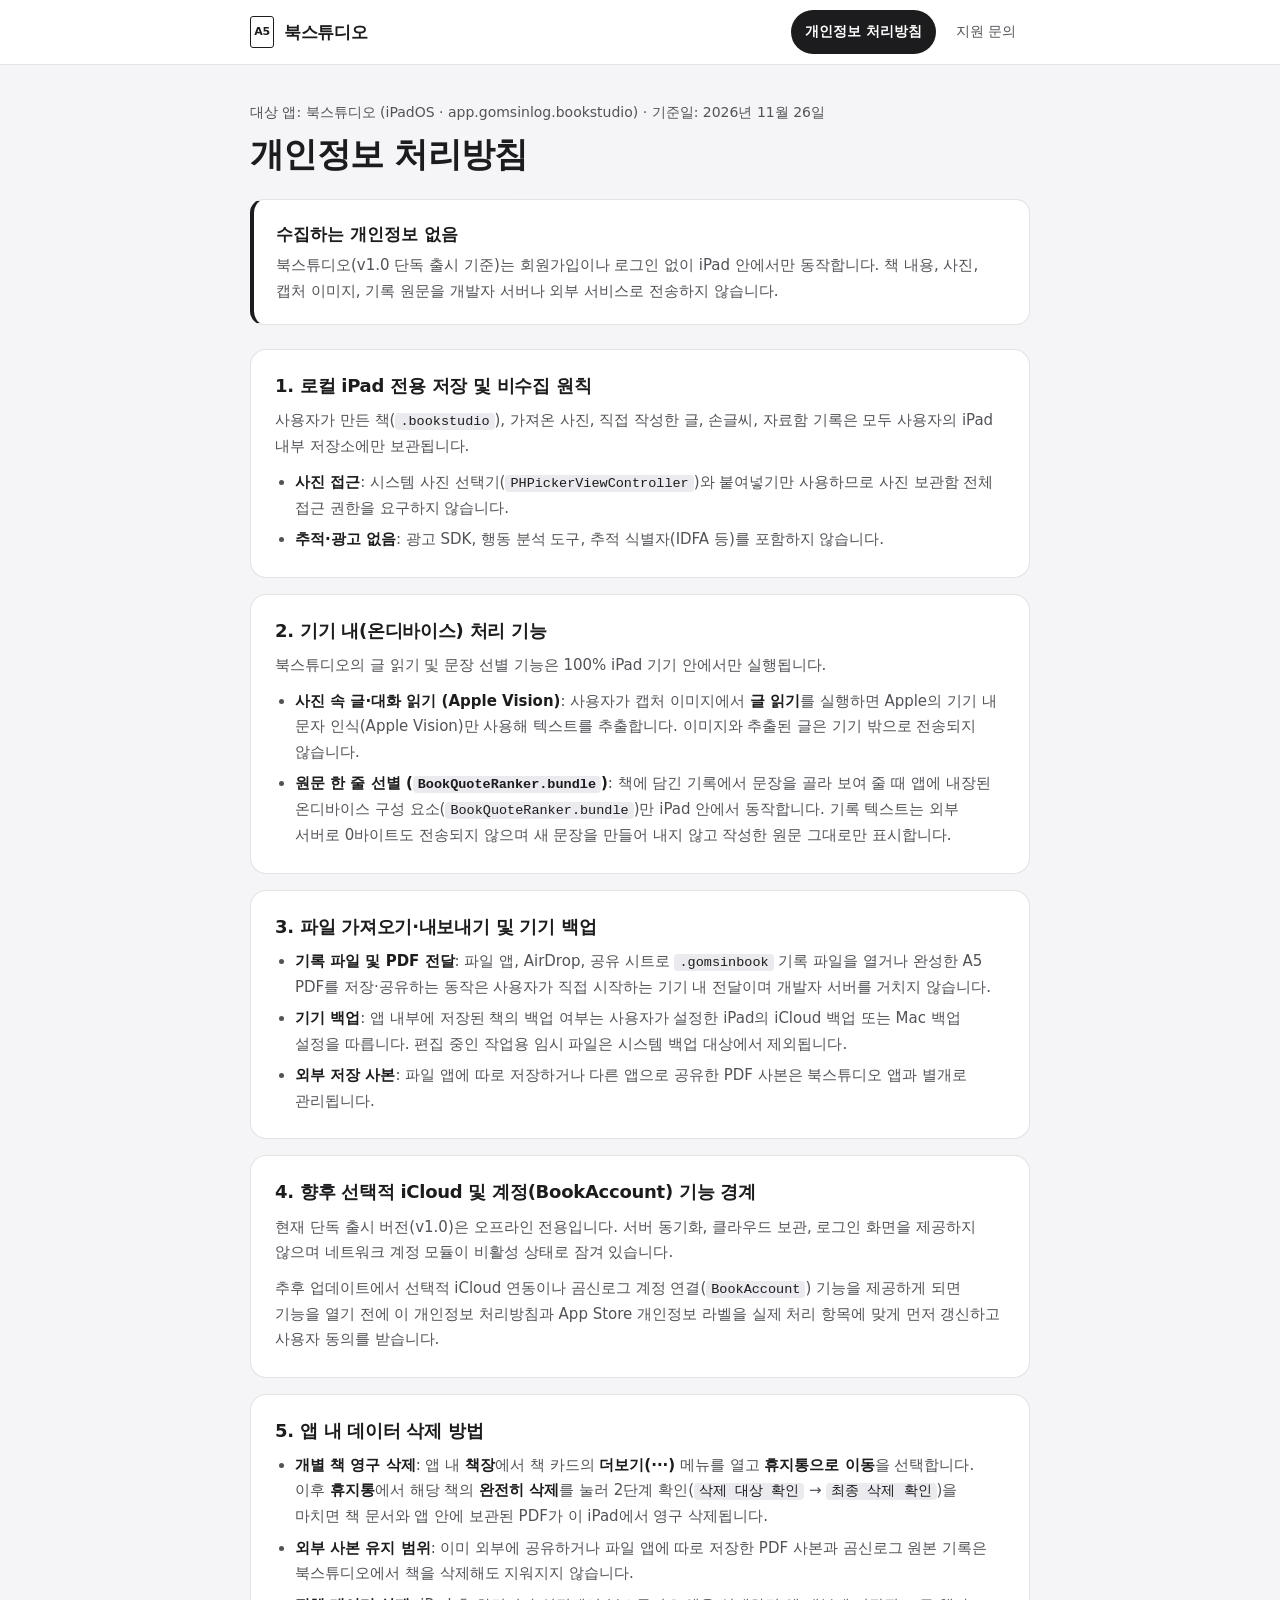
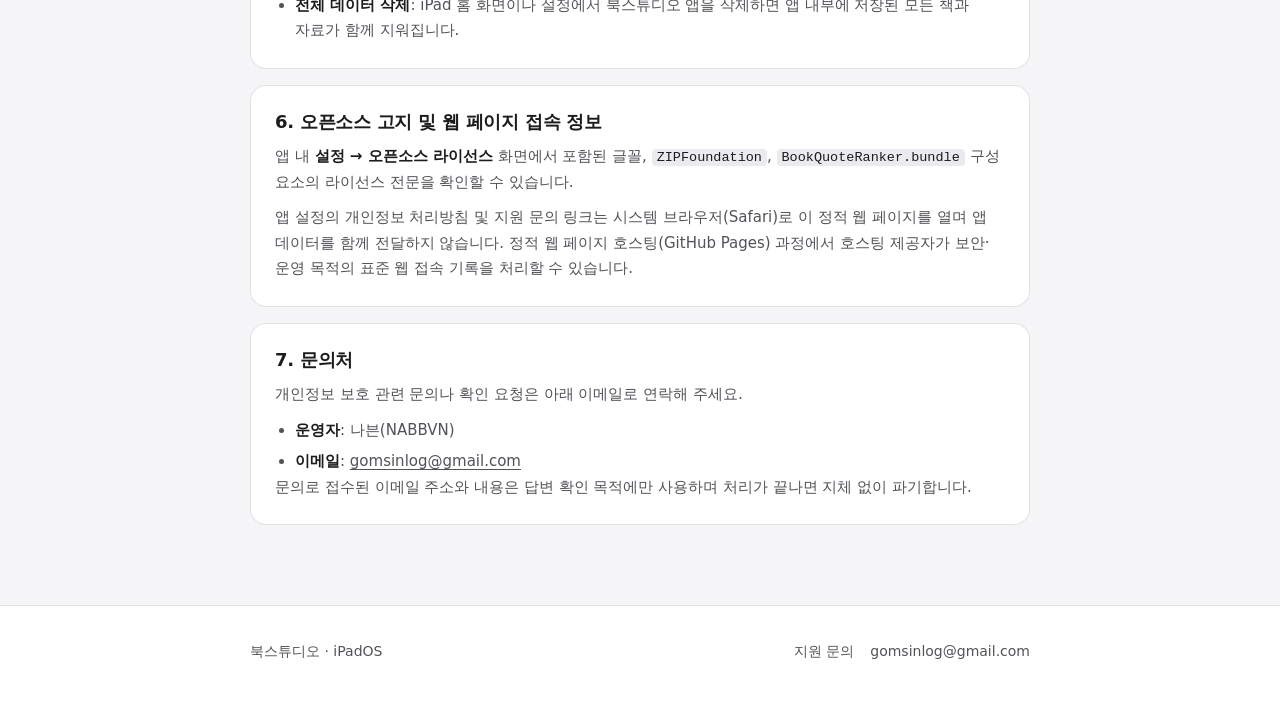
<file: book/privacy.html>
<!DOCTYPE html>
<html lang="ko">
<head>
  <meta charset="utf-8">
  <meta name="viewport" content="width=device-width, initial-scale=1">
  <meta name="color-scheme" content="light dark">
  <meta name="description" content="북스튜디오 개인정보 처리방침. iPad 로컬 저장, Apple Vision 및 BookQuoteRanker.bundle 온디바이스 처리, 삭제 방법 안내.">
  <title>개인정보 처리방침 — 북스튜디오</title>
  <style>
    :root {
      --bg: #F5F5F7;
      --surface: #FFFFFF;
      --elevated: #EBEBEF;
      --ink: #1C1C1E;
      --ink-secondary: #525258;
      --border: rgba(28, 28, 30, 0.12);
      --accent-fill: #1C1C1E;
      --accent-fg: #FFFFFF;
    }

    @media (prefers-color-scheme: dark) {
      :root {
        --bg: #121214;
        --surface: #1C1C1E;
        --elevated: #26262A;
        --ink: #FFFFFF;
        --ink-secondary: #AEAEB2;
        --border: rgba(255, 255, 255, 0.14);
        --accent-fill: #FFFFFF;
        --accent-fg: #1C1C1E;
      }
    }

    @media (prefers-contrast: more) {
      :root {
        --ink-secondary: #3A3A3C;
        --border: rgba(28, 28, 30, 0.28);
      }

      @media (prefers-color-scheme: dark) {
        :root {
          --ink-secondary: #D1D1D6;
          --border: rgba(255, 255, 255, 0.30);
        }
      }
    }

    *, *::before, *::after {
      box-sizing: border-box;
    }

    body {
      margin: 0;
      background: var(--bg);
      color: var(--ink);
      font-family: -apple-system, BlinkMacSystemFont, "Apple SD Gothic Neo", "Noto Sans KR", system-ui, sans-serif;
      font-size: 16px;
      line-height: 1.7;
      word-break: keep-all;
      overflow-wrap: break-word;
    }

    a {
      color: inherit;
      text-underline-offset: 3px;
    }

    :focus-visible {
      outline: 2px solid var(--ink);
      outline-offset: 3px;
      border-radius: 6px;
    }

    .skip-link {
      position: absolute;
      left: -9999px;
      top: 0;
      padding: 10px 16px;
      background: var(--accent-fill);
      color: var(--accent-fg);
      font-weight: 600;
      text-decoration: none;
      z-index: 100;
    }

    .skip-link:focus {
      left: 16px;
      top: 16px;
    }

    .site-header {
      position: sticky;
      top: 0;
      z-index: 20;
      background: var(--surface);
      border-bottom: 1px solid var(--border);
    }

    .header-inner {
      max-width: 820px;
      margin: 0 auto;
      padding: 10px 20px;
      display: flex;
      flex-wrap: wrap;
      align-items: center;
      justify-content: space-between;
      gap: 12px;
    }

    .brand {
      display: inline-flex;
      align-items: center;
      gap: 10px;
      font-size: 17px;
      font-weight: 700;
      letter-spacing: -0.02em;
      text-decoration: none;
      min-height: 44px;
    }

    .brand-mark {
      display: inline-flex;
      align-items: center;
      justify-content: center;
      width: 24px;
      height: 32px;
      border: 1.5px solid var(--ink);
      border-radius: 3px;
      background: var(--surface);
      font-size: 11px;
      font-weight: 700;
    }

    .nav-list {
      display: flex;
      flex-wrap: wrap;
      align-items: center;
      gap: 6px;
      list-style: none;
      margin: 0;
      padding: 0;
    }

    .nav-link {
      display: inline-flex;
      align-items: center;
      min-height: 44px;
      padding: 0 14px;
      border-radius: 999px;
      font-size: 14px;
      font-weight: 500;
      color: var(--ink-secondary);
      text-decoration: none;
    }

    .nav-link:hover {
      background: var(--elevated);
      color: var(--ink);
    }

    .nav-link[aria-current="page"] {
      background: var(--accent-fill);
      color: var(--accent-fg);
      font-weight: 600;
    }

    main {
      max-width: 820px;
      margin: 0 auto;
      padding: 36px 20px 64px;
    }

    .doc-header {
      margin-bottom: 24px;
    }

    .doc-meta {
      margin: 0 0 8px;
      font-size: 14px;
      color: var(--ink-secondary);
    }

    h1 {
      margin: 0;
      font-size: clamp(26px, 3.6vw, 34px);
      line-height: 1.25;
      letter-spacing: -0.02em;
    }

    .callout {
      background: var(--surface);
      border: 1px solid var(--border);
      border-left: 4px solid var(--ink);
      border-radius: 14px;
      padding: 20px 22px;
      margin-bottom: 24px;
    }

    .callout strong {
      display: block;
      margin-bottom: 4px;
      font-size: 17px;
    }

    .callout p {
      margin: 0;
      color: var(--ink-secondary);
      font-size: 15px;
    }

    .policy-card {
      background: var(--surface);
      border: 1px solid var(--border);
      border-radius: 16px;
      padding: 24px;
      margin-bottom: 16px;
    }

    .policy-card h2 {
      margin: 0 0 10px;
      font-size: 18px;
      line-height: 1.35;
      letter-spacing: -0.015em;
    }

    .policy-card p {
      margin: 0 0 10px;
      color: var(--ink-secondary);
      font-size: 15px;
    }

    .policy-card p:last-child {
      margin-bottom: 0;
    }

    .policy-card ul {
      margin: 8px 0 0;
      padding-left: 20px;
      color: var(--ink-secondary);
      font-size: 15px;
    }

    .policy-card li + li {
      margin-top: 6px;
    }

    .policy-card strong {
      color: var(--ink);
    }

    code {
      font-family: ui-monospace, SFMono-Regular, Menlo, monospace;
      font-size: 0.9em;
      padding: 1px 5px;
      border-radius: 4px;
      background: var(--elevated);
      color: var(--ink);
    }

    .site-footer {
      border-top: 1px solid var(--border);
      background: var(--surface);
    }

    .footer-inner {
      max-width: 820px;
      margin: 0 auto;
      padding: 24px 20px 36px;
      display: flex;
      flex-wrap: wrap;
      align-items: center;
      justify-content: space-between;
      gap: 12px;
      font-size: 14px;
      color: var(--ink-secondary);
    }

    .footer-links {
      display: flex;
      flex-wrap: wrap;
      gap: 16px;
    }

    .footer-links a {
      display: inline-flex;
      align-items: center;
      min-height: 44px;
      text-decoration: none;
    }

    .footer-links a:hover {
      text-decoration: underline;
    }

    @media (max-width: 640px) {
      .policy-card {
        padding: 20px 18px;
      }
    }

    @media (prefers-reduced-motion: reduce) {
      *, *::before, *::after {
        transition: none !important;
        animation: none !important;
      }
    }
  </style>
</head>
<body>
  <a class="skip-link" href="#main">본문으로 건너뛰기</a>

  <header class="site-header">
    <div class="header-inner">
      <span class="brand">
        <span class="brand-mark" aria-hidden="true">A5</span>
        <span>북스튜디오</span>
      </span>
      <nav aria-label="주요 메뉴">
        <ul class="nav-list">
          <li><a class="nav-link" href="./privacy.html" aria-current="page">개인정보 처리방침</a></li>
          <li><a class="nav-link" href="./support.html">지원 문의</a></li>
        </ul>
      </nav>
    </div>
  </header>

  <main id="main">
    <div class="doc-header">
      <p class="doc-meta">대상 앱: 북스튜디오 (iPadOS · app.gomsinlog.bookstudio) · 기준일: 2026년 11월 26일</p>
      <h1>개인정보 처리방침</h1>
    </div>

    <section class="callout" aria-label="핵심 요약">
      <strong>수집하는 개인정보 없음</strong>
      <p>북스튜디오(v1.0 단독 출시 기준)는 회원가입이나 로그인 없이 iPad 안에서만 동작합니다. 책 내용, 사진, 캡처 이미지, 기록 원문을 개발자 서버나 외부 서비스로 전송하지 않습니다.</p>
    </section>

    <section class="policy-card" id="local-storage">
      <h2>1. 로컬 iPad 전용 저장 및 비수집 원칙</h2>
      <p>사용자가 만든 책(<code>.bookstudio</code>), 가져온 사진, 직접 작성한 글, 손글씨, 자료함 기록은 모두 사용자의 iPad 내부 저장소에만 보관됩니다.</p>
      <ul>
        <li><strong>사진 접근</strong>: 시스템 사진 선택기(<code>PHPickerViewController</code>)와 붙여넣기만 사용하므로 사진 보관함 전체 접근 권한을 요구하지 않습니다.</li>
        <li><strong>추적·광고 없음</strong>: 광고 SDK, 행동 분석 도구, 추적 식별자(IDFA 등)를 포함하지 않습니다.</li>
      </ul>
    </section>

    <section class="policy-card" id="on-device">
      <h2>2. 기기 내(온디바이스) 처리 기능</h2>
      <p>북스튜디오의 글 읽기 및 문장 선별 기능은 100% iPad 기기 안에서만 실행됩니다.</p>
      <ul>
        <li><strong>사진 속 글·대화 읽기 (Apple Vision)</strong>: 사용자가 캡처 이미지에서 <strong>글 읽기</strong>를 실행하면 Apple의 기기 내 문자 인식(Apple Vision)만 사용해 텍스트를 추출합니다. 이미지와 추출된 글은 기기 밖으로 전송되지 않습니다.</li>
        <li><strong>원문 한 줄 선별 (<code>BookQuoteRanker.bundle</code>)</strong>: 책에 담긴 기록에서 문장을 골라 보여 줄 때 앱에 내장된 온디바이스 구성 요소(<code>BookQuoteRanker.bundle</code>)만 iPad 안에서 동작합니다. 기록 텍스트는 외부 서버로 0바이트도 전송되지 않으며 새 문장을 만들어 내지 않고 작성한 원문 그대로만 표시합니다.</li>
      </ul>
    </section>

    <section class="policy-card" id="transfer-backup">
      <h2>3. 파일 가져오기·내보내기 및 기기 백업</h2>
      <ul>
        <li><strong>기록 파일 및 PDF 전달</strong>: 파일 앱, AirDrop, 공유 시트로 <code>.gomsinbook</code> 기록 파일을 열거나 완성한 A5 PDF를 저장·공유하는 동작은 사용자가 직접 시작하는 기기 내 전달이며 개발자 서버를 거치지 않습니다.</li>
        <li><strong>기기 백업</strong>: 앱 내부에 저장된 책의 백업 여부는 사용자가 설정한 iPad의 iCloud 백업 또는 Mac 백업 설정을 따릅니다. 편집 중인 작업용 임시 파일은 시스템 백업 대상에서 제외됩니다.</li>
        <li><strong>외부 저장 사본</strong>: 파일 앱에 따로 저장하거나 다른 앱으로 공유한 PDF 사본은 북스튜디오 앱과 별개로 관리됩니다.</li>
      </ul>
    </section>

    <section class="policy-card" id="future-account">
      <h2>4. 향후 선택적 iCloud 및 계정(BookAccount) 기능 경계</h2>
      <p>현재 단독 출시 버전(v1.0)은 오프라인 전용입니다. 서버 동기화, 클라우드 보관, 로그인 화면을 제공하지 않으며 네트워크 계정 모듈이 비활성 상태로 잠겨 있습니다.</p>
      <p>추후 업데이트에서 선택적 iCloud 연동이나 곰신로그 계정 연결(<code>BookAccount</code>) 기능을 제공하게 되면 기능을 열기 전에 이 개인정보 처리방침과 App Store 개인정보 라벨을 실제 처리 항목에 맞게 먼저 갱신하고 사용자 동의를 받습니다.</p>
    </section>

    <section class="policy-card" id="deletion">
      <h2>5. 앱 내 데이터 삭제 방법</h2>
      <ul>
        <li><strong>개별 책 영구 삭제</strong>: 앱 내 <strong>책장</strong>에서 책 카드의 <strong>더보기(···)</strong> 메뉴를 열고 <strong>휴지통으로 이동</strong>을 선택합니다. 이후 <strong>휴지통</strong>에서 해당 책의 <strong>완전히 삭제</strong>를 눌러 2단계 확인(<code>삭제 대상 확인</code> → <code>최종 삭제 확인</code>)을 마치면 책 문서와 앱 안에 보관된 PDF가 이 iPad에서 영구 삭제됩니다.</li>
        <li><strong>외부 사본 유지 범위</strong>: 이미 외부에 공유하거나 파일 앱에 따로 저장한 PDF 사본과 곰신로그 원본 기록은 북스튜디오에서 책을 삭제해도 지워지지 않습니다.</li>
        <li><strong>전체 데이터 삭제</strong>: iPad 홈 화면이나 설정에서 북스튜디오 앱을 삭제하면 앱 내부에 저장된 모든 책과 자료가 함께 지워집니다.</li>
      </ul>
    </section>

    <section class="policy-card" id="notices-web">
      <h2>6. 오픈소스 고지 및 웹 페이지 접속 정보</h2>
      <p>앱 내 <strong>설정 → 오픈소스 라이선스</strong> 화면에서 포함된 글꼴, <code>ZIPFoundation</code>, <code>BookQuoteRanker.bundle</code> 구성 요소의 라이선스 전문을 확인할 수 있습니다.</p>
      <p>앱 설정의 개인정보 처리방침 및 지원 문의 링크는 시스템 브라우저(Safari)로 이 정적 웹 페이지를 열며 앱 데이터를 함께 전달하지 않습니다. 정적 웹 페이지 호스팅(GitHub Pages) 과정에서 호스팅 제공자가 보안·운영 목적의 표준 웹 접속 기록을 처리할 수 있습니다.</p>
    </section>

    <section class="policy-card" id="contact">
      <h2>7. 문의처</h2>
      <p>개인정보 보호 관련 문의나 확인 요청은 아래 이메일로 연락해 주세요.</p>
      <ul>
        <li><strong>운영자</strong>: 나븐(NABBVN)</li>
        <li><strong>이메일</strong>: <a href="mailto:gomsinlog@gmail.com">gomsinlog@gmail.com</a></li>
      </ul>
      <p>문의로 접수된 이메일 주소와 내용은 답변 확인 목적에만 사용하며 처리가 끝나면 지체 없이 파기합니다.</p>
    </section>
  </main>

  <footer class="site-footer">
    <div class="footer-inner">
      <span>북스튜디오 · iPadOS</span>
      <div class="footer-links">
        <a href="./support.html">지원 문의</a>
        <a href="mailto:gomsinlog@gmail.com">gomsinlog@gmail.com</a>
      </div>
    </div>
  </footer>
</body>
</html>
</file>
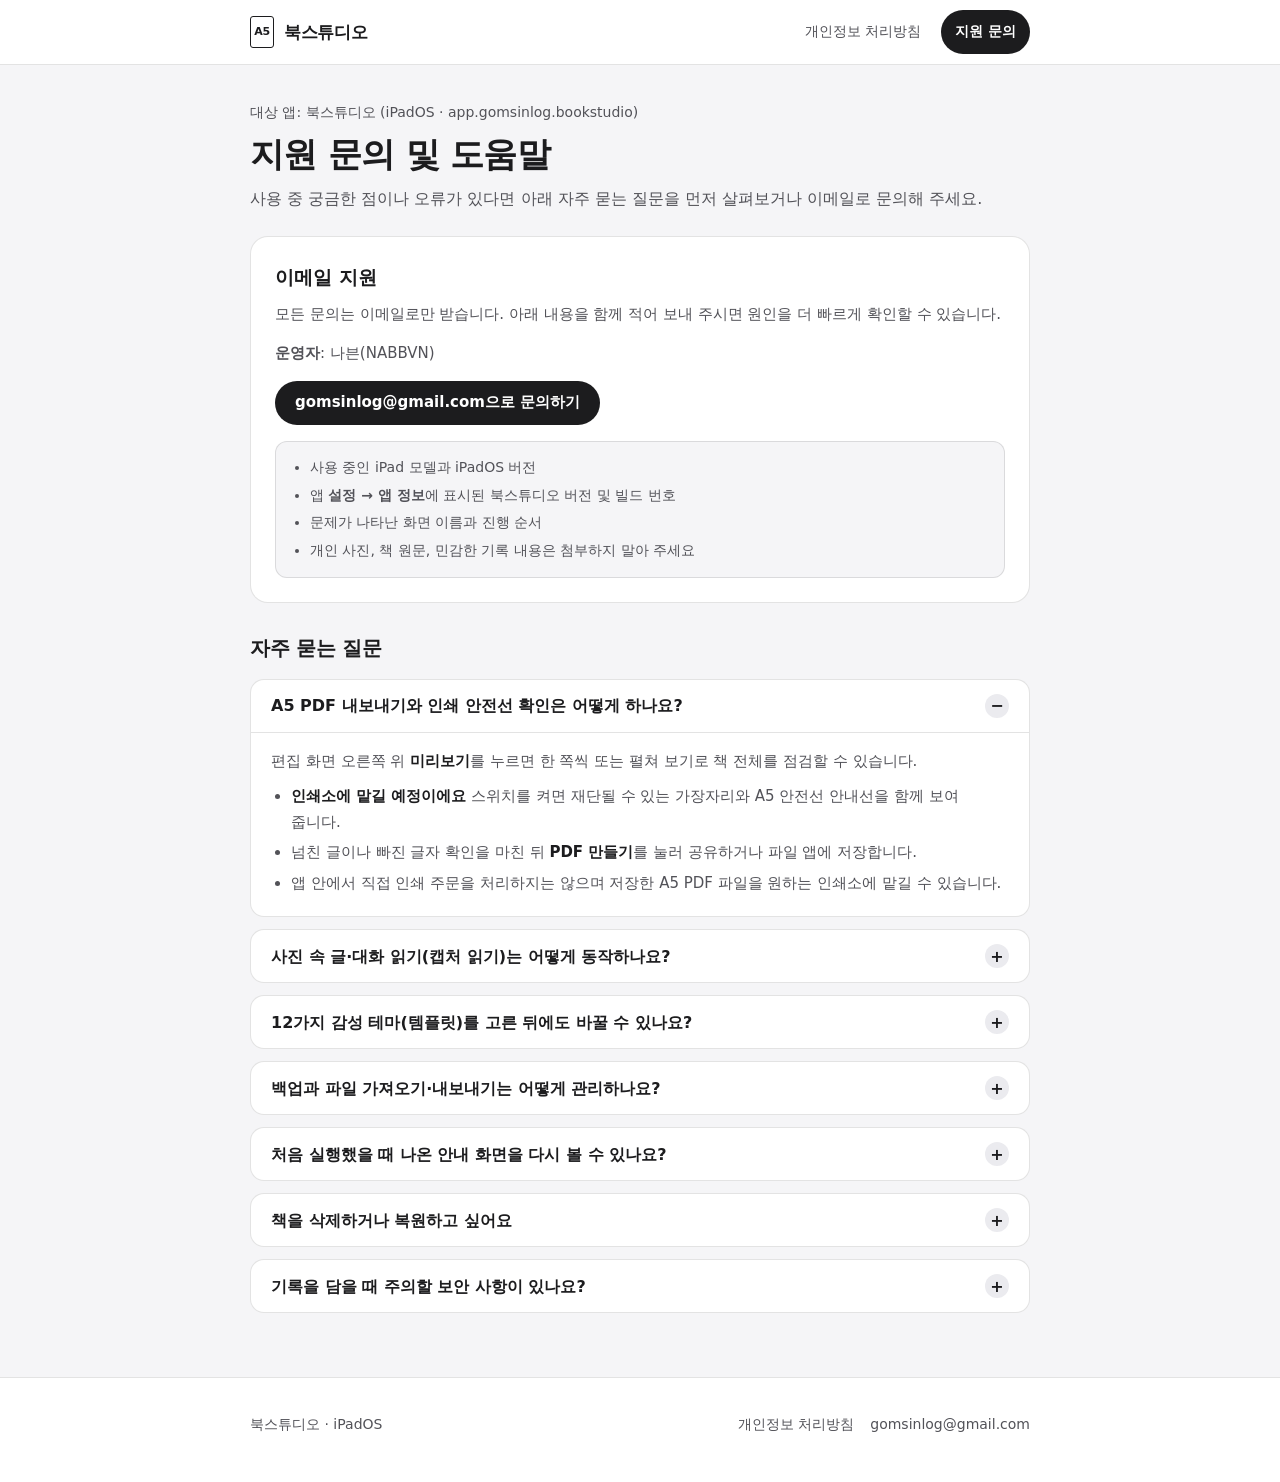
<file: book/support.html>
<!DOCTYPE html>
<html lang="ko">
<head>
  <meta charset="utf-8">
  <meta name="viewport" content="width=device-width, initial-scale=1">
  <meta name="color-scheme" content="light dark">
  <meta name="description" content="북스튜디오 지원 문의 및 자주 묻는 질문. PDF 내보내기, 사진 속 글 읽기, 12종 감성 테마, 백업, 처음 안내 다시 보기, 삭제 안내.">
  <title>지원 문의 — 북스튜디오</title>
  <style>
    :root {
      --bg: #F5F5F7;
      --surface: #FFFFFF;
      --elevated: #EBEBEF;
      --ink: #1C1C1E;
      --ink-secondary: #525258;
      --border: rgba(28, 28, 30, 0.12);
      --accent-fill: #1C1C1E;
      --accent-fg: #FFFFFF;
    }

    @media (prefers-color-scheme: dark) {
      :root {
        --bg: #121214;
        --surface: #1C1C1E;
        --elevated: #26262A;
        --ink: #FFFFFF;
        --ink-secondary: #AEAEB2;
        --border: rgba(255, 255, 255, 0.14);
        --accent-fill: #FFFFFF;
        --accent-fg: #1C1C1E;
      }
    }

    @media (prefers-contrast: more) {
      :root {
        --ink-secondary: #3A3A3C;
        --border: rgba(28, 28, 30, 0.28);
      }

      @media (prefers-color-scheme: dark) {
        :root {
          --ink-secondary: #D1D1D6;
          --border: rgba(255, 255, 255, 0.30);
        }
      }
    }

    *, *::before, *::after {
      box-sizing: border-box;
    }

    body {
      margin: 0;
      background: var(--bg);
      color: var(--ink);
      font-family: -apple-system, BlinkMacSystemFont, "Apple SD Gothic Neo", "Noto Sans KR", system-ui, sans-serif;
      font-size: 16px;
      line-height: 1.7;
      word-break: keep-all;
      overflow-wrap: break-word;
    }

    a {
      color: inherit;
      text-underline-offset: 3px;
    }

    :focus-visible {
      outline: 2px solid var(--ink);
      outline-offset: 3px;
      border-radius: 6px;
    }

    .skip-link {
      position: absolute;
      left: -9999px;
      top: 0;
      padding: 10px 16px;
      background: var(--accent-fill);
      color: var(--accent-fg);
      font-weight: 600;
      text-decoration: none;
      z-index: 100;
    }

    .skip-link:focus {
      left: 16px;
      top: 16px;
    }

    .site-header {
      position: sticky;
      top: 0;
      z-index: 20;
      background: var(--surface);
      border-bottom: 1px solid var(--border);
    }

    .header-inner {
      max-width: 820px;
      margin: 0 auto;
      padding: 10px 20px;
      display: flex;
      flex-wrap: wrap;
      align-items: center;
      justify-content: space-between;
      gap: 12px;
    }

    .brand {
      display: inline-flex;
      align-items: center;
      gap: 10px;
      font-size: 17px;
      font-weight: 700;
      letter-spacing: -0.02em;
      text-decoration: none;
      min-height: 44px;
    }

    .brand-mark {
      display: inline-flex;
      align-items: center;
      justify-content: center;
      width: 24px;
      height: 32px;
      border: 1.5px solid var(--ink);
      border-radius: 3px;
      background: var(--surface);
      font-size: 11px;
      font-weight: 700;
    }

    .nav-list {
      display: flex;
      flex-wrap: wrap;
      align-items: center;
      gap: 6px;
      list-style: none;
      margin: 0;
      padding: 0;
    }

    .nav-link {
      display: inline-flex;
      align-items: center;
      min-height: 44px;
      padding: 0 14px;
      border-radius: 999px;
      font-size: 14px;
      font-weight: 500;
      color: var(--ink-secondary);
      text-decoration: none;
    }

    .nav-link:hover {
      background: var(--elevated);
      color: var(--ink);
    }

    .nav-link[aria-current="page"] {
      background: var(--accent-fill);
      color: var(--accent-fg);
      font-weight: 600;
    }

    main {
      max-width: 820px;
      margin: 0 auto;
      padding: 36px 20px 64px;
    }

    .doc-header {
      margin-bottom: 24px;
    }

    .doc-meta {
      margin: 0 0 8px;
      font-size: 14px;
      color: var(--ink-secondary);
    }

    h1 {
      margin: 0 0 10px;
      font-size: clamp(26px, 3.6vw, 34px);
      line-height: 1.25;
      letter-spacing: -0.02em;
    }

    .lead {
      margin: 0;
      color: var(--ink-secondary);
      font-size: 16px;
    }

    .contact-card {
      background: var(--surface);
      border: 1px solid var(--border);
      border-radius: 18px;
      padding: 24px;
      margin-bottom: 28px;
    }

    .contact-card h2 {
      margin: 0 0 8px;
      font-size: 19px;
    }

    .contact-card p {
      margin: 0 0 14px;
      color: var(--ink-secondary);
      font-size: 15px;
    }

    .contact-actions {
      display: flex;
      flex-wrap: wrap;
      align-items: center;
      gap: 12px;
      margin-bottom: 16px;
    }

    .btn-primary {
      display: inline-flex;
      align-items: center;
      justify-content: center;
      min-height: 44px;
      padding: 0 20px;
      border-radius: 999px;
      background: var(--accent-fill);
      color: var(--accent-fg);
      font-size: 15px;
      font-weight: 600;
      text-decoration: none;
    }

    .btn-primary:hover {
      opacity: 0.86;
    }

    .checklist {
      margin: 0;
      padding: 14px 16px 14px 34px;
      border-radius: 12px;
      background: var(--bg);
      border: 1px solid var(--border);
      color: var(--ink-secondary);
      font-size: 14px;
    }

    .checklist li + li {
      margin-top: 4px;
    }

    .faq-heading {
      margin: 0 0 14px;
      font-size: 20px;
      font-weight: 700;
      letter-spacing: -0.015em;
    }

    .faq-list {
      display: grid;
      gap: 12px;
    }

    details {
      background: var(--surface);
      border: 1px solid var(--border);
      border-radius: 14px;
      overflow: hidden;
    }

    summary {
      list-style: none;
      cursor: pointer;
      display: flex;
      align-items: center;
      justify-content: space-between;
      gap: 14px;
      min-height: 52px;
      padding: 14px 20px;
      font-size: 16px;
      font-weight: 600;
      line-height: 1.45;
    }

    summary::-webkit-details-marker {
      display: none;
    }

    summary::after {
      content: "+";
      flex-shrink: 0;
      width: 24px;
      height: 24px;
      display: inline-flex;
      align-items: center;
      justify-content: center;
      border-radius: 999px;
      background: var(--elevated);
      font-size: 16px;
      font-weight: 600;
      color: var(--ink);
    }

    details[open] summary::after {
      content: "−";
    }

    details[open] summary {
      border-bottom: 1px solid var(--border);
    }

    .faq-body {
      padding: 16px 20px 20px;
      color: var(--ink-secondary);
      font-size: 15px;
    }

    .faq-body p {
      margin: 0 0 10px;
    }

    .faq-body p:last-child {
      margin-bottom: 0;
    }

    .faq-body ul {
      margin: 8px 0 0;
      padding-left: 20px;
    }

    .faq-body li + li {
      margin-top: 5px;
    }

    .faq-body strong {
      color: var(--ink);
    }

    code {
      font-family: ui-monospace, SFMono-Regular, Menlo, monospace;
      font-size: 0.9em;
      padding: 1px 5px;
      border-radius: 4px;
      background: var(--elevated);
      color: var(--ink);
    }

    .site-footer {
      border-top: 1px solid var(--border);
      background: var(--surface);
    }

    .footer-inner {
      max-width: 820px;
      margin: 0 auto;
      padding: 24px 20px 36px;
      display: flex;
      flex-wrap: wrap;
      align-items: center;
      justify-content: space-between;
      gap: 12px;
      font-size: 14px;
      color: var(--ink-secondary);
    }

    .footer-links {
      display: flex;
      flex-wrap: wrap;
      gap: 16px;
    }

    .footer-links a {
      display: inline-flex;
      align-items: center;
      min-height: 44px;
      text-decoration: none;
    }

    .footer-links a:hover {
      text-decoration: underline;
    }

    @media (prefers-reduced-motion: reduce) {
      *, *::before, *::after {
        transition: none !important;
        animation: none !important;
      }
    }
  </style>
</head>
<body>
  <a class="skip-link" href="#main">본문으로 건너뛰기</a>

  <header class="site-header">
    <div class="header-inner">
      <span class="brand">
        <span class="brand-mark" aria-hidden="true">A5</span>
        <span>북스튜디오</span>
      </span>
      <nav aria-label="주요 메뉴">
        <ul class="nav-list">
          <li><a class="nav-link" href="./privacy.html">개인정보 처리방침</a></li>
          <li><a class="nav-link" href="./support.html" aria-current="page">지원 문의</a></li>
        </ul>
      </nav>
    </div>
  </header>

  <main id="main">
    <div class="doc-header">
      <p class="doc-meta">대상 앱: 북스튜디오 (iPadOS · app.gomsinlog.bookstudio)</p>
      <h1>지원 문의 및 도움말</h1>
      <p class="lead">사용 중 궁금한 점이나 오류가 있다면 아래 자주 묻는 질문을 먼저 살펴보거나 이메일로 문의해 주세요.</p>
    </div>

    <section class="contact-card" aria-labelledby="contact-title">
      <h2 id="contact-title">이메일 지원</h2>
      <p>모든 문의는 이메일로만 받습니다. 아래 내용을 함께 적어 보내 주시면 원인을 더 빠르게 확인할 수 있습니다.</p>
      <p><strong>운영자</strong>: 나븐(NABBVN)</p>
      <div class="contact-actions">
        <a class="btn-primary" href="mailto:gomsinlog@gmail.com">gomsinlog@gmail.com으로 문의하기</a>
      </div>
      <ul class="checklist">
        <li>사용 중인 iPad 모델과 iPadOS 버전</li>
        <li>앱 <strong>설정 → 앱 정보</strong>에 표시된 북스튜디오 버전 및 빌드 번호</li>
        <li>문제가 나타난 화면 이름과 진행 순서</li>
        <li>개인 사진, 책 원문, 민감한 기록 내용은 첨부하지 말아 주세요</li>
      </ul>
    </section>

    <h2 class="faq-heading">자주 묻는 질문</h2>
    <div class="faq-list">
      <details id="faq-pdf" open>
        <summary>A5 PDF 내보내기와 인쇄 안전선 확인은 어떻게 하나요?</summary>
        <div class="faq-body">
          <p>편집 화면 오른쪽 위 <strong>미리보기</strong>를 누르면 한 쪽씩 또는 펼쳐 보기로 책 전체를 점검할 수 있습니다.</p>
          <ul>
            <li><strong>인쇄소에 맡길 예정이에요</strong> 스위치를 켜면 재단될 수 있는 가장자리와 A5 안전선 안내선을 함께 보여 줍니다.</li>
            <li>넘친 글이나 빠진 글자 확인을 마친 뒤 <strong>PDF 만들기</strong>를 눌러 공유하거나 파일 앱에 저장합니다.</li>
            <li>앱 안에서 직접 인쇄 주문을 처리하지는 않으며 저장한 A5 PDF 파일을 원하는 인쇄소에 맡길 수 있습니다.</li>
          </ul>
        </div>
      </details>

      <details id="faq-ocr">
        <summary>사진 속 글·대화 읽기(캡처 읽기)는 어떻게 동작하나요?</summary>
        <div class="faq-body">
          <p>메신저나 메모 캡처 사진을 넣고 <strong>글 읽기</strong>를 누르면 Apple의 기기 내 문자 인식(Apple Vision)이 iPad 안에서 글자를 읽습니다.</p>
          <ul>
            <li>화면 위쪽 시간·상태 막대 등 불필요한 줄은 빼고 필요한 줄만 고를 수 있습니다.</li>
            <li>저장 형식을 <strong>글</strong> 또는 <strong>대화</strong>(<code>[나]</code>/<code>[상대]</code>)로 정해 <strong>이 쪽에 넣기</strong> 또는 <strong>자료함에만</strong> 저장할 수 있습니다.</li>
            <li>모든 처리는 이 iPad 안에서만 이뤄지며 사진과 글이 외부 서버로 나가지 않습니다.</li>
          </ul>
        </div>
      </details>

      <details id="faq-templates">
        <summary>12가지 감성 테마(템플릿)를 고른 뒤에도 바꿀 수 있나요?</summary>
        <div class="faq-body">
          <p>네. 책장이나 자료함의 <strong>이 자료로 책 만들기</strong>에서 4가지 분위기(<strong>여백 · 필름 · 다꾸 · 글</strong>) 12종 감성 테마 가운데 하나를 고르면 표지와 본문이 한 번에 만들어집니다.</p>
          <ul>
            <li>책을 만든 뒤에도 쪽마다 글꼴, 글자 크기, 사진 위치, 스티커·테이프, 종이 배경을 자유롭게 고칠 수 있습니다.</li>
            <li>편집 중 <strong>페이지</strong> 탭의 <strong>사진 배치</strong>를 열면 한 쪽의 사진 1~4장에 감성 스타일을 한 번에 적용할 수도 있습니다.</li>
            <li><strong>원문 한 줄</strong> 기능은 책에 담긴 기록의 문장을 기기 안에서 골라 작성한 그대로 페이지에 넣어 줍니다.</li>
          </ul>
        </div>
      </details>

      <details id="faq-backup">
        <summary>백업과 파일 가져오기·내보내기는 어떻게 관리하나요?</summary>
        <div class="faq-body">
          <p>북스튜디오에서 편집한 내용은 이 iPad에 자동으로 저장됩니다.</p>
          <ul>
            <li><strong>기기 백업</strong>: 책 데이터의 백업 여부는 iPad 설정의 iCloud 백업 또는 Mac 백업 설정에 따라 달라집니다. 작업용 임시 파일은 백업에서 제외됩니다.</li>
            <li><strong>PDF 보관</strong>: 소중한 책은 미리보기에서 PDF로 만들어 <strong>파일 앱</strong>에도 따로 보관해 두는 것을 권합니다.</li>
            <li><strong>기록 파일(.gomsinbook) 가져오기</strong>: 곰신로그 등에서 내보낸 <code>.gomsinbook</code> 파일을 AirDrop, 공유 시트 또는 파일 앱에서 열면 새 책으로 시작하거나 지금 보는 책의 자료함에 담을 수 있습니다.</li>
            <li>현재 단독 출시 버전은 기기 간 클라우드 동기화를 제공하지 않습니다.</li>
          </ul>
        </div>
      </details>

      <details id="faq-onboarding">
        <summary>처음 실행했을 때 나온 안내 화면을 다시 볼 수 있나요?</summary>
        <div class="faq-body">
          <p>앱 안 <strong>설정 → 처음 안내 다시 보기</strong>를 누르면 4단계 기능 안내 화면을 언제든 다시 열 수 있습니다. 도구별 설명은 <strong>설정 → 도움말</strong>에서도 확인할 수 있습니다.</p>
        </div>
      </details>

      <details id="faq-delete">
        <summary>책을 삭제하거나 복원하고 싶어요</summary>
        <div class="faq-body">
          <ul>
            <li><strong>휴지통으로 이동 및 복원</strong>: 책장에서 책 카드의 <strong>더보기(···) → 휴지통으로 이동</strong>을 누른 책은 자동으로 영구 삭제되지 않으며 휴지통에서 언제든 <strong>복원</strong>할 수 있습니다.</li>
            <li><strong>완전히 삭제</strong>: <strong>휴지통</strong>에서 <strong>완전히 삭제</strong>를 선택해 2단계 확인을 마치면 이 iPad의 책과 앱 안에 보관된 PDF가 영구 삭제됩니다.</li>
            <li><strong>남는 자료</strong>: 외부에 공유하거나 파일 앱에 따로 저장한 PDF 사본과 곰신로그 원본 기록은 삭제되지 않습니다.</li>
          </ul>
        </div>
      </details>

      <details id="faq-security">
        <summary>기록을 담을 때 주의할 보안 사항이 있나요?</summary>
        <div class="faq-body">
          <p>군 관련 기록을 정리할 때 부대명, 계급, 부대 내부 사진이나 위치가 드러나는 내용은 적거나 넣지 않도록 주의해 주세요.</p>
        </div>
      </details>
    </div>
  </main>

  <footer class="site-footer">
    <div class="footer-inner">
      <span>북스튜디오 · iPadOS</span>
      <div class="footer-links">
        <a href="./privacy.html">개인정보 처리방침</a>
        <a href="mailto:gomsinlog@gmail.com">gomsinlog@gmail.com</a>
      </div>
    </div>
  </footer>
</body>
</html>
</file>
<file: style.css>
/* 곰신로그 공개 페이지. 외부 글꼴·스크립트 없이 시스템 글꼴만 쓴다. */
:root {
  --bg: #ffffff;
  --surface: #f6f4f2;
  --text: #1f1d1b;
  --muted: #5f5a55;
  --border: #e6e1dc;
  --accent: #c2553f;
  --accent-text: #ffffff;
  color-scheme: light dark;
}
@media (prefers-color-scheme: dark) {
  :root {
    --bg: #151413;
    --surface: #211f1d;
    --text: #f2efec;
    --muted: #b3aca5;
    --border: #36322f;
    --accent: #f08a74;
    --accent-text: #1b0f0b;
  }
}
* { box-sizing: border-box; }
html { -webkit-text-size-adjust: 100%; text-size-adjust: 100%; }
body {
  margin: 0;
  background: var(--bg);
  color: var(--text);
  font-family: -apple-system, BlinkMacSystemFont, "Apple SD Gothic Neo", "Pretendard", "Noto Sans KR", "Malgun Gothic", sans-serif;
  font-size: 16px;
  line-height: 1.7;
  word-break: keep-all;
  overflow-wrap: anywhere;
}
a { color: var(--accent); text-underline-offset: 3px; }
.site-header, main, .site-footer { max-width: 720px; margin: 0 auto; padding-left: 16px; padding-right: 16px; }
.site-header { display: flex; justify-content: space-between; align-items: center; min-height: 56px; border-bottom: 1px solid var(--border); }
.brand { font-weight: 700; color: var(--text); text-decoration: none; font-size: 17px; }
.back { font-size: 15px; }
main { padding-top: 24px; padding-bottom: 40px; }
h1 { font-size: 26px; line-height: 1.35; margin: 8px 0 12px; }
h2 { font-size: 19px; line-height: 1.4; margin: 28px 0 8px; }
h3 { font-size: 16px; margin: 0 0 4px; }
ul { padding-left: 20px; margin: 0; }
li { margin: 6px 0; color: var(--muted); }
li::marker { color: var(--accent); }
p { margin: 8px 0; }
.meta, .notice { background: var(--surface); border: 1px solid var(--border); border-radius: 10px; padding: 10px 12px; color: var(--muted); font-size: 14px; }
.tagline { font-size: 18px; color: var(--muted); margin-top: 0; }
.card { border: 1px solid var(--border); border-radius: 14px; padding: 4px 16px 12px; margin: 16px 0; }
.card h2 { margin-top: 14px; }
.card.muted { background: var(--surface); }
.row { display: flex; justify-content: space-between; gap: 12px; flex-wrap: wrap; background: var(--surface); border-radius: 10px; padding: 10px 12px; font-size: 15px; }
.row span { color: var(--muted); }
.button { display: inline-flex; align-items: center; justify-content: center; min-height: 44px; width: 100%; border-radius: 10px; background: var(--accent); color: var(--accent-text); font-weight: 600; text-decoration: none; padding: 0 16px; }
.small { font-size: 14px; color: var(--muted); }
.faq { border: 1px solid var(--border); border-radius: 10px; padding: 12px; margin: 8px 0; }
.faq p { color: var(--muted); margin: 0; }
.links { display: flex; flex-direction: column; gap: 8px; }
.links a { display: flex; align-items: center; min-height: 44px; padding: 0 14px; border: 1px solid var(--border); border-radius: 10px; color: var(--text); text-decoration: none; }
.contact { margin-top: 28px; background: var(--surface); border: 1px solid var(--border); border-radius: 14px; padding: 14px 16px; font-size: 15px; }
.contact-title { font-weight: 600; margin: 0 0 4px; }
.site-footer { border-top: 1px solid var(--border); padding-top: 16px; padding-bottom: 32px; }
.site-footer nav { display: flex; flex-wrap: wrap; gap: 8px 16px; font-size: 14px; }
.site-footer a { color: var(--muted); display: inline-flex; min-height: 44px; align-items: center; }
</file>
